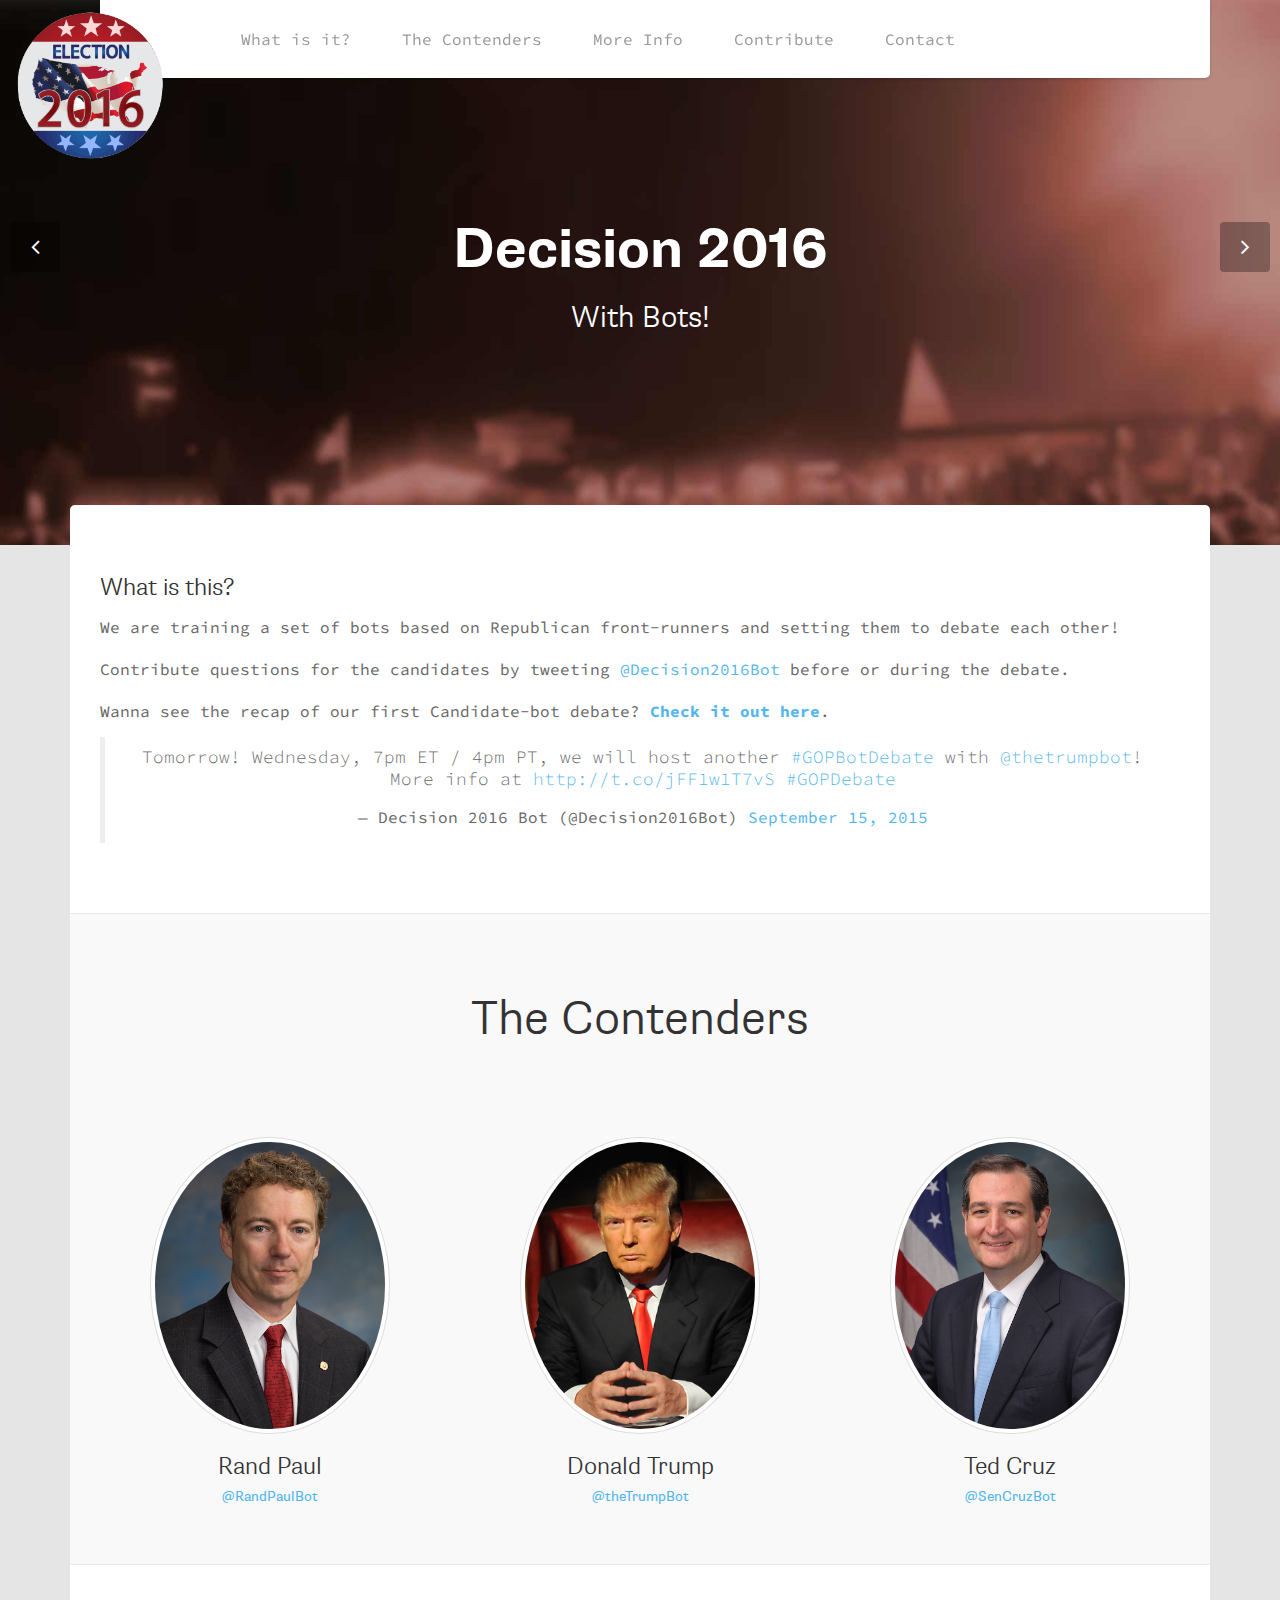
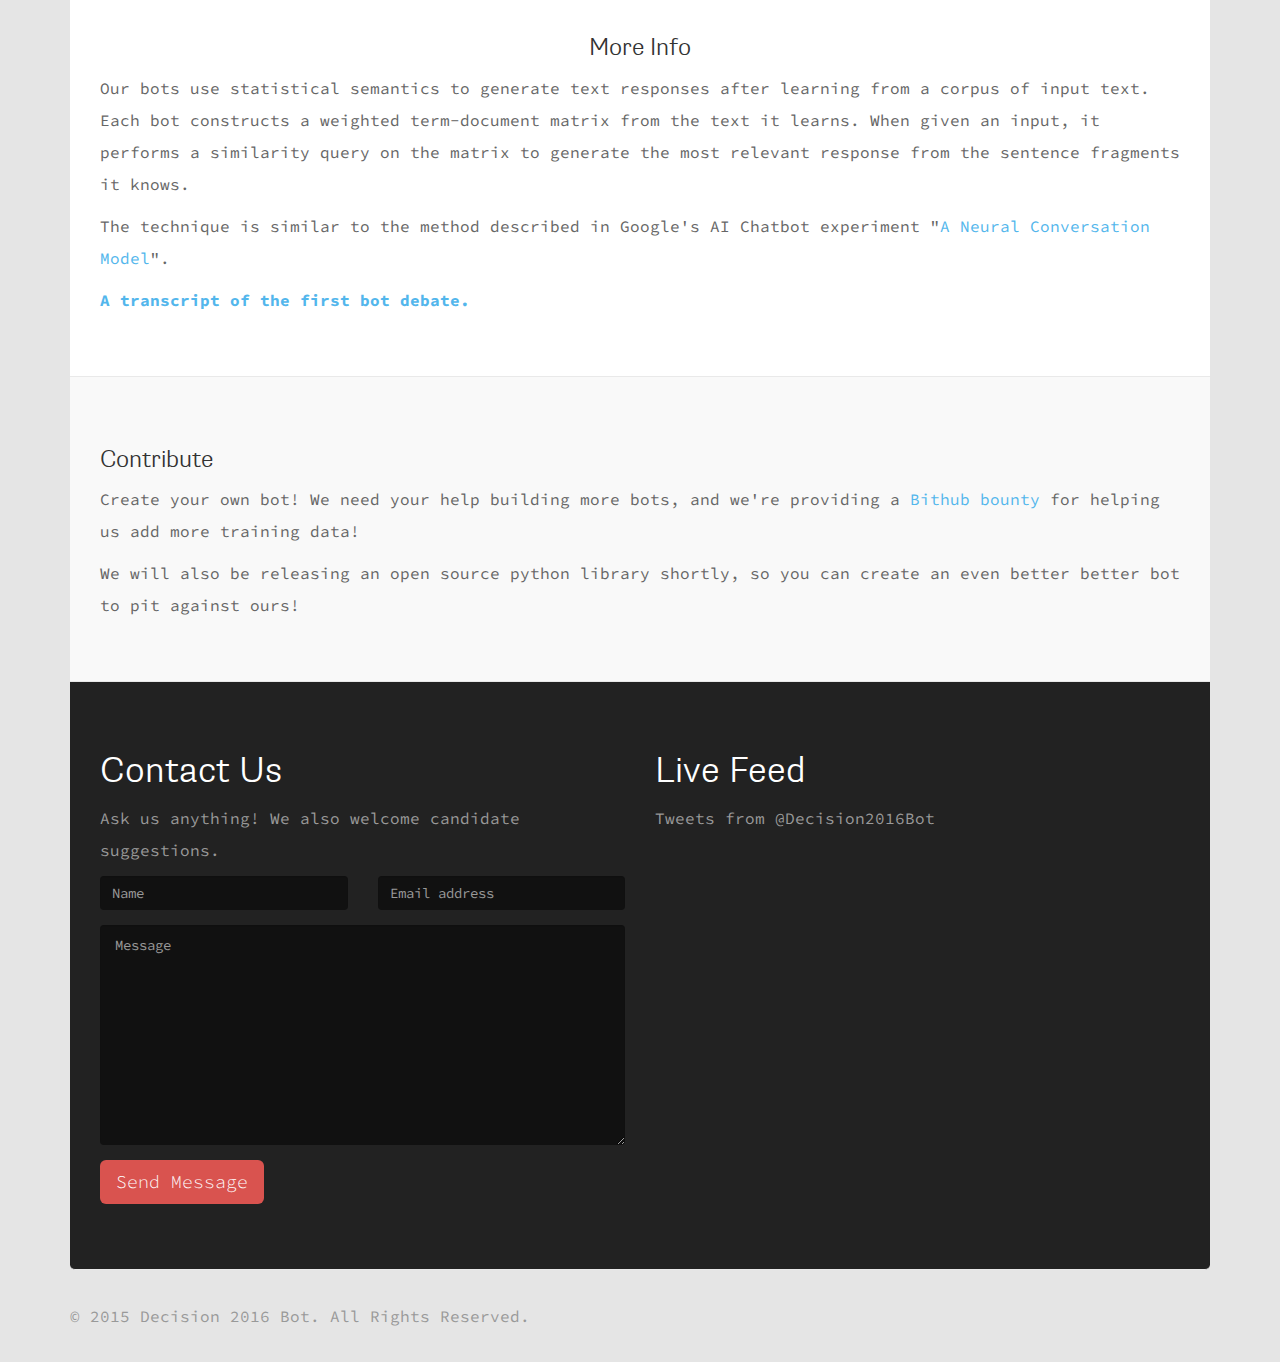
<file: index.html>
<!DOCTYPE html>
<html lang="en">
<head>
    <meta charset="utf-8">
    <meta name="viewport" content="width=device-width, initial-scale=1.0">
    <meta name="description" content="">
    <meta name="author" content="">
    <title>Decision 2016: With Bots</title>
    <link href="css/bootstrap.min.css" rel="stylesheet">
    <link href="css/font-awesome.min.css" rel="stylesheet">
    <link href="css/prettyPhoto.css" rel="stylesheet">
    <link href="css/main.css" rel="stylesheet">
    <!--[if lt IE 9]>
    <script src="js/html5shiv.js"></script>
    <script src="js/respond.min.js"></script>
    <![endif]-->
    <link rel="apple-touch-icon" sizes="57x57" href="images/ico/apple-touch-icon-57x57.png">
    <link rel="apple-touch-icon" sizes="60x60" href="images/ico/apple-touch-icon-60x60.png">
    <link rel="apple-touch-icon" sizes="72x72" href="images/ico/apple-touch-icon-72x72.png">
    <link rel="apple-touch-icon" sizes="76x76" href="images/ico/apple-touch-icon-76x76.png">
    <link rel="apple-touch-icon" sizes="114x114" href="images/ico/apple-touch-icon-114x114.png">
    <link rel="apple-touch-icon" sizes="120x120" href="images/ico/apple-touch-icon-120x120.png">
    <link rel="apple-touch-icon" sizes="144x144" href="images/ico/apple-touch-icon-144x144.png">
    <link rel="apple-touch-icon" sizes="152x152" href="images/ico/apple-touch-icon-152x152.png">
    <link rel="apple-touch-icon" sizes="180x180" href="images/ico/apple-touch-icon-180x180.png">
    <link rel="icon" type="image/png" href="images/ico/favicon-32x32.png" sizes="32x32">
    <link rel="icon" type="image/png" href="images/ico/android-chrome-192x192.png" sizes="192x192">
    <link rel="icon" type="image/png" href="images/ico/favicon-96x96.png" sizes="96x96">
    <link rel="icon" type="image/png" href="images/ico/favicon-16x16.png" sizes="16x16">
    <link rel="shortcut icon" href="images/ico/favicon.ico">
    <link href='http://fonts.googleapis.com/css?family=Source+Code+Pro:400,700' rel='stylesheet' type='text/css'>
</head><!--/head-->

<body data-spy="scroll" data-target="#navbar" data-offset="0">
    <header id="header" role="banner">
        <div class="container">
            <a class="navbar-brand" href="index.html">
                        <img src="images/logo.png" class="logo">
                    </a>
            <div id="navbar" class="navbar navbar-default">
                <div class="navbar-header">
                    <button type="button" class="navbar-toggle" data-toggle="collapse" data-target=".navbar-collapse">
                        <span class="sr-only">Toggle navigation</span>
                        <span class="icon-bar"></span>
                        <span class="icon-bar"></span>
                        <span class="icon-bar"></span>
                    </button>
                </div>
                <div class="collapse navbar-collapse">
                    <ul class="nav navbar-nav" style='margin-left:100px'>
                        <li><a href="#whatisit">What is it?</a></li>
                        <li><a href="#contenders">The Contenders</a></li>
                        <li><a href="#moreinfo">More Info</a></li>
                        <li><a href="#contribute">Contribute</a></li>
                        <li><a href="#contact">Contact</a></li>
                    </ul>
                </div>
            </div>
        </div>
    </header><!--/#header-->

    <section id="main-slider" class="carousel">
        <div class="carousel-inner">
            <div class="item active">
                <div class="container">
                    <div class="carousel-content">
                        <h1>Decision 2016</h1>
                        <h2>With Bots!</h2>
                    </div>
                </div>
            </div><!--/.item-->
            <div class="item">
                <div class="container">
                    <div class="carousel-content">
                        <h2>Wednesday, September 16</h2>
                        <h3>7 PM EDT / 4PM PDT <br> Follow the action @DecisionBot2016</h3>
                    </div>
                </div>
            </div><!--/.item-->
        </div><!--/.carousel-inner-->
        <a class="prev" href="#main-slider" data-slide="prev"><i class="icon-angle-left"></i></a>
        <a class="next" href="#main-slider" data-slide="next"><i class="icon-angle-right"></i></a>
    </section><!--/#main-slider-->

    <section id="whatisit">
        <div class="container">
            <div class="box first">
                <h3>What is this?</h3>

                <p>We are training a set of bots based on Republican front-runners and setting them to debate each other!
                </p>
                <!--<p>
                    The bots generate responses using conversational chatbot strategies. <a href="#moreinfo">More info</a>.
                </p>-->
                <p>Contribute questions for the candidates by tweeting <a href="https://twitter.com/Decision2016Bot">@Decision2016Bot</a> before or during the debate.</p>
                <p>Wanna see the recap of our first Candidate-bot debate? <a href="https://medium.com/news-politics/the-great-gop-bot-debate-ca3cd5c68c59"><b>Check it out here</b></a>.
                </p>
                <div class="center">
                <blockquote class="twitter-tweet" lang="en"><p lang="en" dir="ltr">Tomorrow! Wednesday, 7pm ET / 4pm PT, we will host another <a href="https://twitter.com/hashtag/GOPBotDebate?src=hash">#GOPBotDebate</a> with <a href="https://twitter.com/thetrumpbot">@thetrumpbot</a>! More info at <a href="http://t.co/jFF1w1T7vS">http://t.co/jFF1w1T7vS</a> <a href="https://twitter.com/hashtag/GOPDebate?src=hash">#GOPDebate</a></p>&mdash; Decision 2016 Bot (@Decision2016Bot) <a href="https://twitter.com/Decision2016Bot/status/643851420253466624">September 15, 2015</a></blockquote>
                <script async src="http://platform.twitter.com/widgets.js" charset="utf-8"></script>
            </div>
            </div><!--/.box-->
        </div><!--/.container-->
    </section><!--/#services-->

    <section id="contenders">
        <div class="container">
            <div class="box">
                <div class="center">
                    <h2>The Contenders</h2>
                </div>
                <div class="gap"></div>
                <div id="team-scroller" class="carousel scale">
                    <div class="carousel-inner">
                        <div class="item active">
                            <div class="row">
                                <div class="col-sm-4">
                                    <div class="member">
                                        <p><img class="img-responsive img-thumbnail img-circle" src="images/team2.jpg" alt="" ></p>
                                        <h3>Rand Paul<small class="designation"><a href="https://twitter.com/thetrumpbot">@RandPaulBot</a></small></h3>
                                    </div>
                                </div>
                                <div class="col-sm-4">
                                    <div class="member">
                                        <p><img class="img-responsive img-thumbnail img-circle" src="images/team1.jpg" alt="" ></p>
                                        <h3>Donald Trump<small class="designation"><a href="https://twitter.com/thetrumpbot">@theTrumpBot</a></small></h3>
                                    </div>
                                </div>
                                <div class="col-sm-4">
                                    <div class="member">
                                        <p><img class="img-responsive img-thumbnail img-circle" src="images/team3.jpg" alt="" ></p>
                                        <h3>Ted Cruz<small class="designation"><a href="https://twitter.com/sencruzbot">@SenCruzBot</a></small></h3>
                                    </div>
                                </div>
                            </div>
                        </div>
                    </div>
                </div><!--/.carousel-->
            </div><!--/.box-->
        </div><!--/.container-->
    </section><!--/#about-us-->
    <section id="moreinfo">
        <div class="container">
            <div class="box">
                <div class="center">
                    <h3>More Info</h3>
                </div>
                <p>Our bots use statistical semantics to generate text responses after learning from a corpus of input text. Each bot constructs a weighted term-document matrix from the text it learns. When given an input, it performs a similarity query on the matrix to generate the most relevant response from the sentence fragments it knows.
                </p>
                <p>The technique is similar to the method described in Google's AI Chatbot experiment "<a href="http://arxiv.org/pdf/1506.05869v2.pdf">A Neural Conversation Model</a>".
                </p>
                <p><a href="transcript/index.html"><b>A transcript of the first bot debate.</b></a></p>
            </div><!--/.box-->
        </div><!--/.container-->
    </section><!--/#services-->
    <section id="contribute">
        <div class="container">
            <div class="box">
                <h3>Contribute</h3>
                <p>Create your own bot! We need your help building more bots, and we're providing a <a href="http://gobithub.com/mint/gerrithall/gop-battlebots">Bithub bounty</a> for helping us add more training data!</p>
                <p>We will also be releasing an open source python library shortly, so you can create an even better better bot to pit against ours!
                </p>
            </div><!--/.box-->
        </div><!--/.container-->
    </section><!--/#services-->
    <section id="contact">
        <div class="container">
            <div class="box last">
                <div class="row">
                    <div class="col-sm-6">
                        <h1>Contact Us</h1>
                        <p>Ask us anything! We also welcome candidate suggestions.</p>
                        <div class="status alert alert-success" style="display: none"></div>
                        <form id="main-contact-form" class="contact-form" name="contact-form" method="post" action="sendemail.php" role="form">
                            <div class="row">
                                <div class="col-sm-6">
                                    <div class="form-group">
                                        <input type="text" class="form-control" required="required" placeholder="Name">
                                    </div>
                                </div>
                                <div class="col-sm-6">
                                    <div class="form-group">
                                        <input type="text" class="form-control" required="required" placeholder="Email address">
                                    </div>
                                </div>
                            </div>
                            <div class="row">
                                <div class="col-sm-12">
                                    <div class="form-group">
                                        <textarea name="message" id="message" required="required" class="form-control" rows="8" placeholder="Message"></textarea>
                                    </div>
                                    <div class="form-group">
                                        <button type="submit" class="btn btn-danger btn-lg">Send Message</button>
                                    </div>
                                </div>
                            </div>
                        </form>
                    </div><!--/.col-sm-6-->
                    <div class="col-sm-6">
                        <h1>Live Feed</h1>
                        <a class="twitter-timeline" href="https://twitter.com/Decision2016Bot/lists/decision-2016-bot" data-widget-id="644024386719055872" data-chrome="noheader nofooter noborders transparent">Tweets from @Decision2016Bot</a>
<script>!function(d,s,id){var js,fjs=d.getElementsByTagName(s)[0],p=/^http:/.test(d.location)?'http':'https';if(!d.getElementById(id)){js=d.createElement(s);js.id=id;js.src=p+"://platform.twitter.com/widgets.js";fjs.parentNode.insertBefore(js,fjs);}}(document,"script","twitter-wjs");</script>
                    </div><!--/.col-sm-6-->
                </div><!--/.row-->
            </div><!--/.box-->
        </div><!--/.container-->
    </section><!--/#contact-->

    <footer id="footer">
        <div class="container">
            <div class="row">
                <div class="col-sm-6">
                    &copy; 2015 Decision 2016 Bot. All Rights Reserved.
                </div>
            </div>
        </div>
    </footer><!--/#footer-->

    <script src="js/jquery.js"></script>
    <script src="js/bootstrap.min.js"></script>
    <script src="js/jquery.isotope.min.js"></script>
    <script src="js/jquery.prettyPhoto.js"></script>
    <script src="js/main.js"></script>
</body>
</html>
</file>
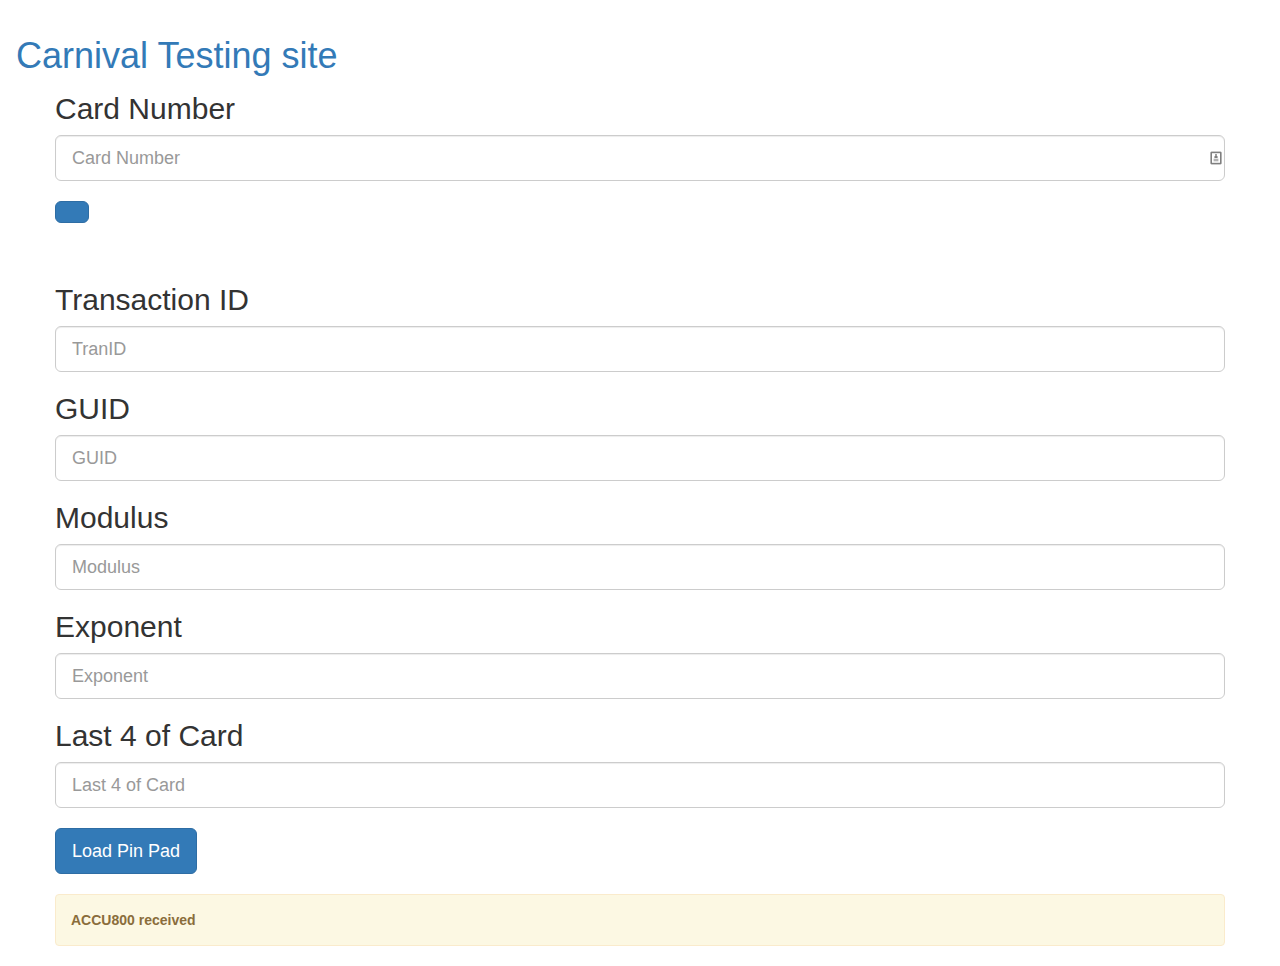
<file: payleap/index.html>
<!DOCTYPE html>
<!-- saved from url=(0023)http://192.241.235.49/# -->
<html xmlns="http://www.w3.org/1999/xhtml"><head runat="server"><meta http-equiv="Content-Type" content="text/html; charset=windows-1252">
    <title></title>
   <!-- Latest compiled and minified CSS -->
    <link rel="stylesheet" href="https://maxcdn.bootstrapcdn.com/bootstrap/3.3.4/css/bootstrap.min.css"> 
    <script src="./payleap_test_page_files/MerchantScript_v1.3.js" type="text/javascript"></script><link href="./payleap_test_page_files/StyleSheet.css" rel="stylesheet" type="text/css">
        <script src="./payleap_test_page_files/jquery.min.js"></script>
    <script>
        function accu_FunctionResponse(strResponse) {
            switch (strResponse) {
                case 'ACCU000': //PIN was received so merchant can process the authorization
                    Acculynk._modalHide();
                    $('#errorMessage').html("<b> ACCU000 received </b>");
                    //document.getElementById("hStatus").value = "SUCCESS";
                    //document.getElementById("hiddenStatus").click();
                    break;
                case 'ACCU200': //user pressed 'cancel' button so merchant may process as credit
                    Acculynk._modalHide();
                    $('#errorMessage').html("<b> ACCU200 received </b>");
                    //document.getElementById("hStatus").value = "CANCEL";
                    //document.getElementById("hiddenStatus").click();
                    break;
                case 'ACCU400': //user was inactive
                    Acculynk._modalHide();
                    $('#errorMessage').html("<b> ACCU400 received </b>");
                    //document.getElementById("hStatus").value = "INACTIVE";
                    //document.getElementById("hiddenStatus").click();
                    break;
                case 'ACCU600': //bad data was posted to Acculynk
                    Acculynk._modalHide();
                    $('#errorMessage').html("<b> ACCU600 received </b>");
                    //document.getElementById("hStatus").value = "BADPOST";
                    //document.getElementById("hiddenStatus").click();
                    break;
                case 'ACCU800': //general catch all error
                    Acculynk._modalHide();
                    $('#errorMessage').html("<b> ACCU800 received </b>");
                    //alert("ACCU800");
                    //document.getElementById("hStatus").value = "ERROR";
                    //document.getElementById("hiddenStatus").click();
                    break;
                case 'ACCU999': //modal popup was opened successfully
                    //no action necessary, but open for merchant to use 
                    $('#errorMessage').html("<b> ACCU999 received </b>");
                    break;
                default:
                    break;

            }
        }

            function startIT() {
                if(Acculynk.browserCheck())
                    Acculynk.PINPadLoad();
                else
                    alert('browser not compatible');
            }

            var callCreateForm = function() {
                var guid = $('#txtGUID').val();
                var modulus = $('#txtModulus').val();
                var exponent = $('#txtExponent').val();
                var last4 = $('#txtLast4').val();
                Acculynk.createForm(guid, last4, modulus, exponent);
            }

            $(document).ready(function () {
                $('#btnSubmit').click(function () {
                    callCreateForm();
                    startIT();
                    return false;
                });
            });
    </script>
</head>
<body>
        <div id="accu_screen" style="display: none;"></div>
        <div id="accu_loading" style="display: none;"><table style="height:320px; width:500px; background-color: white; border: 1px solid #000000;"><tbody><tr style="height:100px;"></tr><tr style="height:40px;"><td align="center" colspan="8" style="font-size: 30px;"><b>Loading</b></td></tr><tr style="height:25px;"><td style="width:175px;"></td><td id="accu_dot0" style="border: 1px solid rgb(0, 0, 0); width: 25px; background-color: rgb(221, 221, 221);"></td><td id="accu_dot1" style="border: 1px solid rgb(0, 0, 0); width: 25px; background-color: rgb(221, 221, 221);"></td><td id="accu_dot2" style="border: 1px solid rgb(0, 0, 0); width: 25px; background-color: rgb(221, 221, 221);"></td><td id="accu_dot3" style="border: 1px solid rgb(0, 0, 0); width: 25px; background-color: rgb(221, 221, 221);"></td><td id="accu_dot4" style="border: 1px solid rgb(0, 0, 0); width: 25px; background-color: rgb(0, 0, 153);"></td><td id="accu_dot5" style="border: 1px solid #000000; width:25px; background-color: #DDDDDD;"></td><td style="width:175px;"></td></tr><tr style="height:130px;"><td colspan="8"></td></tr></tbody></table></div>
        <div id="accu_keypad" style="display: none;"><iframe id="MYiframe" name="Nameiframe" height="390" width="500" frameborder="0" scrolling="no" allowtransparency="true"></iframe></div>
        <div id="accu_form" style="display:none;"><form target="Nameiframe" action="./payleap_test_page_files/PINPad.html" name="iForm" method="post"><input id="GUID" type="hidden" name="GUID" value="5b5bc1f1-8167-1729-a27f-83067e2b9142"><input id="CCLastFour" type="hidden" name="CCLastFour" value="4444"><input id="Mod" type="hidden" name="Mod" value="[base64]"><input id="Exp" type="hidden" name="Exp" value="010001"><input id="strIFrameURL" type="hidden" name="strIFrameURL" value=""></form></div>
        <div id="accu_issuer" style="display:none;"></div>
    <nav class="navbar">
        <div class="navbar-nav">
            <a class="navbar-brand" href="http://192.241.235.49/MerchantPage.aspx"><h1>Carnival Testing site</h1></a>
        </div>
    </nav>
    <div class="container">
            <form id="form1" runat="server" _lpchecked="1">
                <div class="row">

            <div class="span6"><h2 class="">Card Number</h2></div>
            <div class="span6"><input class=" form-control input-lg" id="txtCardNumber" type="text" placeholder="Card Number" runat="server" style="cursor: auto; background-image: url([data-uri]); background-attachment: scroll; background-position: 100% 50%; background-repeat: no-repeat;">  </div>
            <br>
                <div class="span6"><asp:button runat="server" id="btnInitiate" class="btn btn-lg btn-primary" text="Initiate a Transaction" onclick="btnInitiate_Click"> 
                </asp:button></div>
                <br>

                <div class="span6">
                    <asp:label runat="server" id="lblErrorMsg" value="">
                    <br>
                </asp:label></div>               
           
            <div class="span6"><h2 class="">Transaction ID</h2></div>
            <div class="span6"><input class=" form-control input-lg" id="txtTranID" type="text" placeholder="TranID" runat="server">  </div>
            <div class="span6"><h2 class="">GUID</h2></div>
            <div class="span6"><input class=" form-control input-lg" id="txtGUID" type="text" placeholder="GUID" runat="server">  </div>
            <div class="span6"><h2 class="">Modulus</h2></div>
                <div class="span6"><input class="form-control input-lg" id="txtModulus" type="text" value="" placeholder="Modulus" runat="server"> </div>
            <div class="span6"><h2 class="">Exponent</h2></div>
                <div class="span6"><input class="form-control input-lg" id="txtExponent" type="text" value="" placeholder="Exponent" runat="server"> </div>
            <div class="span6"><h2 class="">Last 4 of Card</h2></div>
                <div class="span6"><input class="form-control input-lg" id="txtLast4" type="text" value="" placeholder="Last 4 of Card" runat="server"> </div>
            <br>
            <div class="span6"><button id="btnSubmit" class="btn btn-lg btn-primary"> Load Pin Pad </button>    </div>
            <br>
            <div class="alert alert-warning"><p class="has-error" id="errorMessage"><b> ACCU800 received </b></p></div>
        </div>
         </form>
    </div>



<script id="hiddenlpsubmitdiv" style="display: none;"></script><script>try{for(var lastpass_iter=0; lastpass_iter < document.forms.length; lastpass_iter++){ var lastpass_f = document.forms[lastpass_iter]; if(typeof(lastpass_f.lpsubmitorig2)=="undefined"){ lastpass_f.lpsubmitorig2 = lastpass_f.submit; if (typeof(lastpass_f.lpsubmitorig2)=='object'){ continue;}lastpass_f.submit = function(){ var form=this; var customEvent = document.createEvent("Event"); customEvent.initEvent("lpCustomEvent", true, true); var d = document.getElementById("hiddenlpsubmitdiv"); if (d) {for(var i = 0; i < document.forms.length; i++){ if(document.forms[i]==form){ if (typeof(d.innerText) != 'undefined') { d.innerText=i.toString(); } else { d.textContent=i.toString(); } } } d.dispatchEvent(customEvent); }form.lpsubmitorig2(); } } }}catch(e){}</script><script>try{for(var lastpass_iter=0; lastpass_iter < document.forms.length; lastpass_iter++){ var lastpass_f = document.forms[lastpass_iter]; if(typeof(lastpass_f.lpsubmitorig2)=="undefined"){ lastpass_f.lpsubmitorig2 = lastpass_f.submit; if (typeof(lastpass_f.lpsubmitorig2)=='object'){ continue;}lastpass_f.submit = function(){ var form=this; var customEvent = document.createEvent("Event"); customEvent.initEvent("lpCustomEvent", true, true); var d = document.getElementById("hiddenlpsubmitdiv"); if (d) {for(var i = 0; i < document.forms.length; i++){ if(document.forms[i]==form){ if (typeof(d.innerText) != 'undefined') { d.innerText=i.toString(); } else { d.textContent=i.toString(); } } } d.dispatchEvent(customEvent); }form.lpsubmitorig2(); } } }}catch(e){}</script></body></html>
</file>
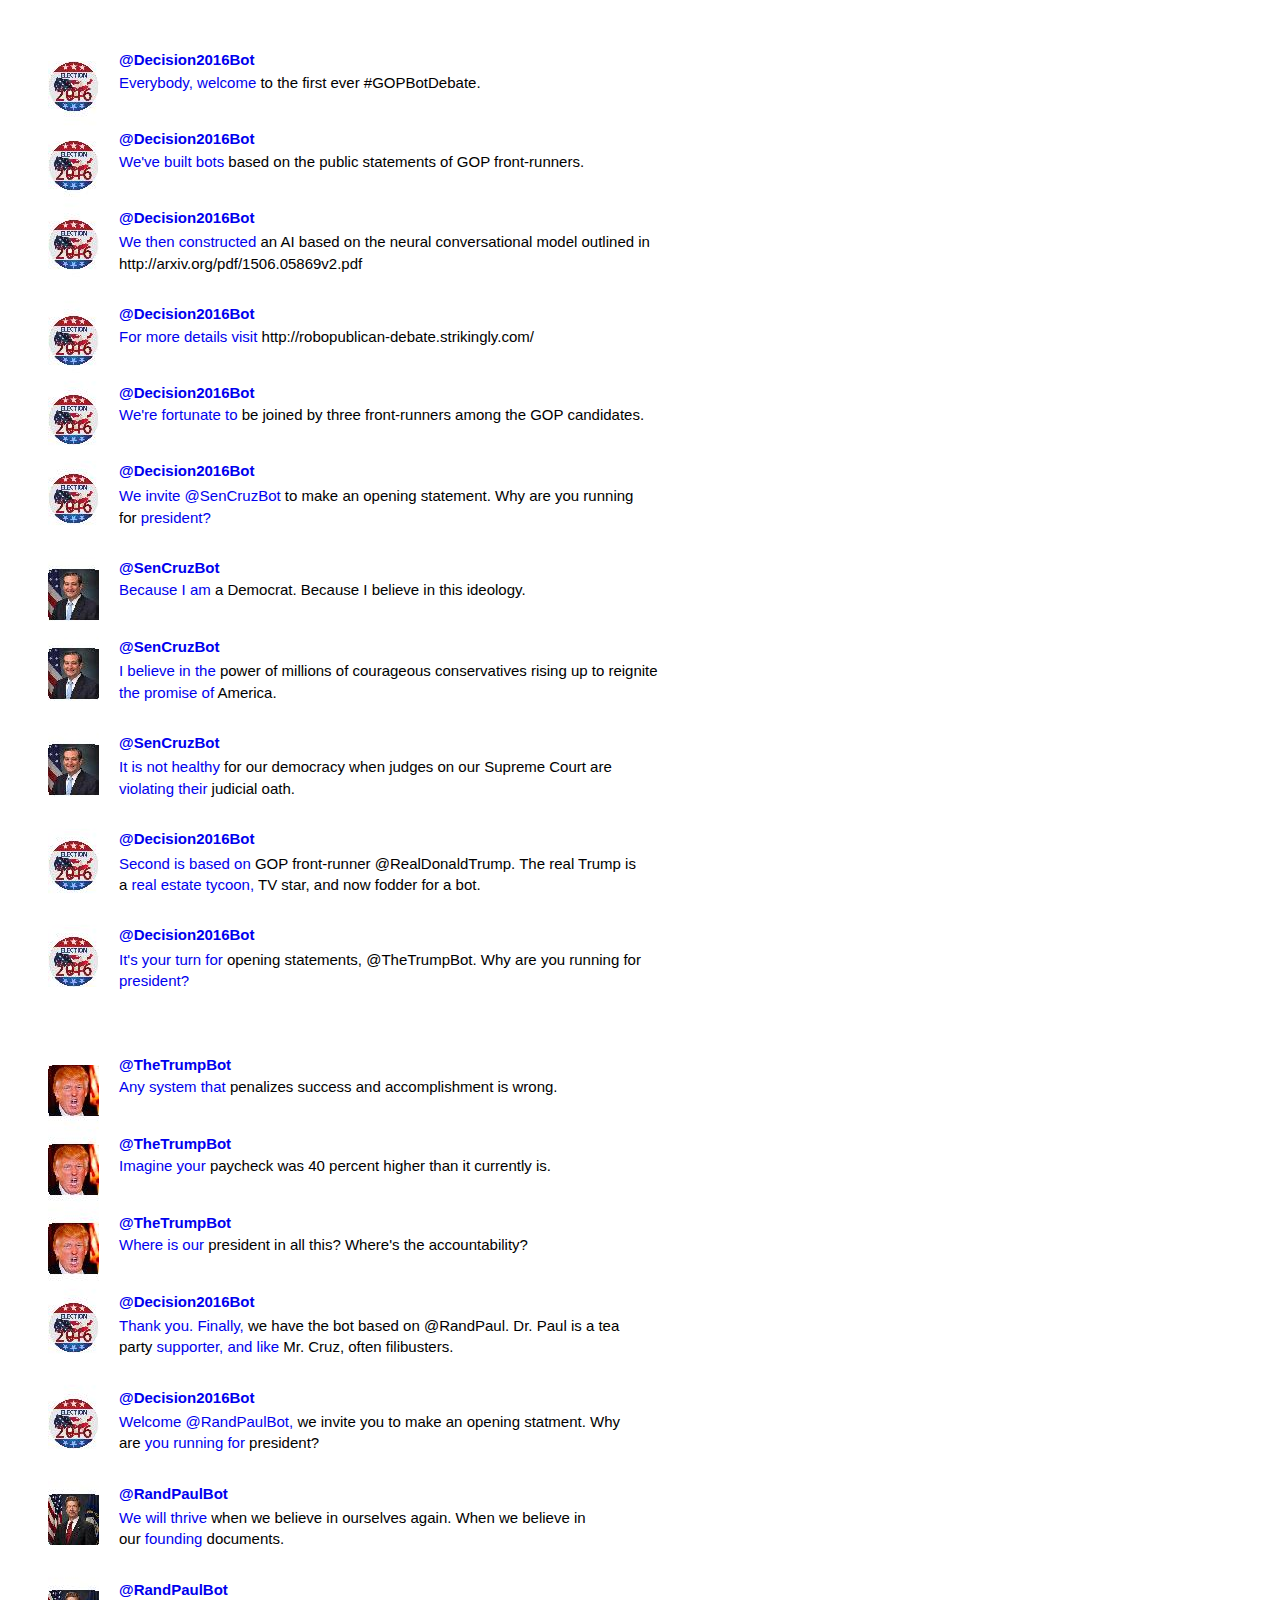
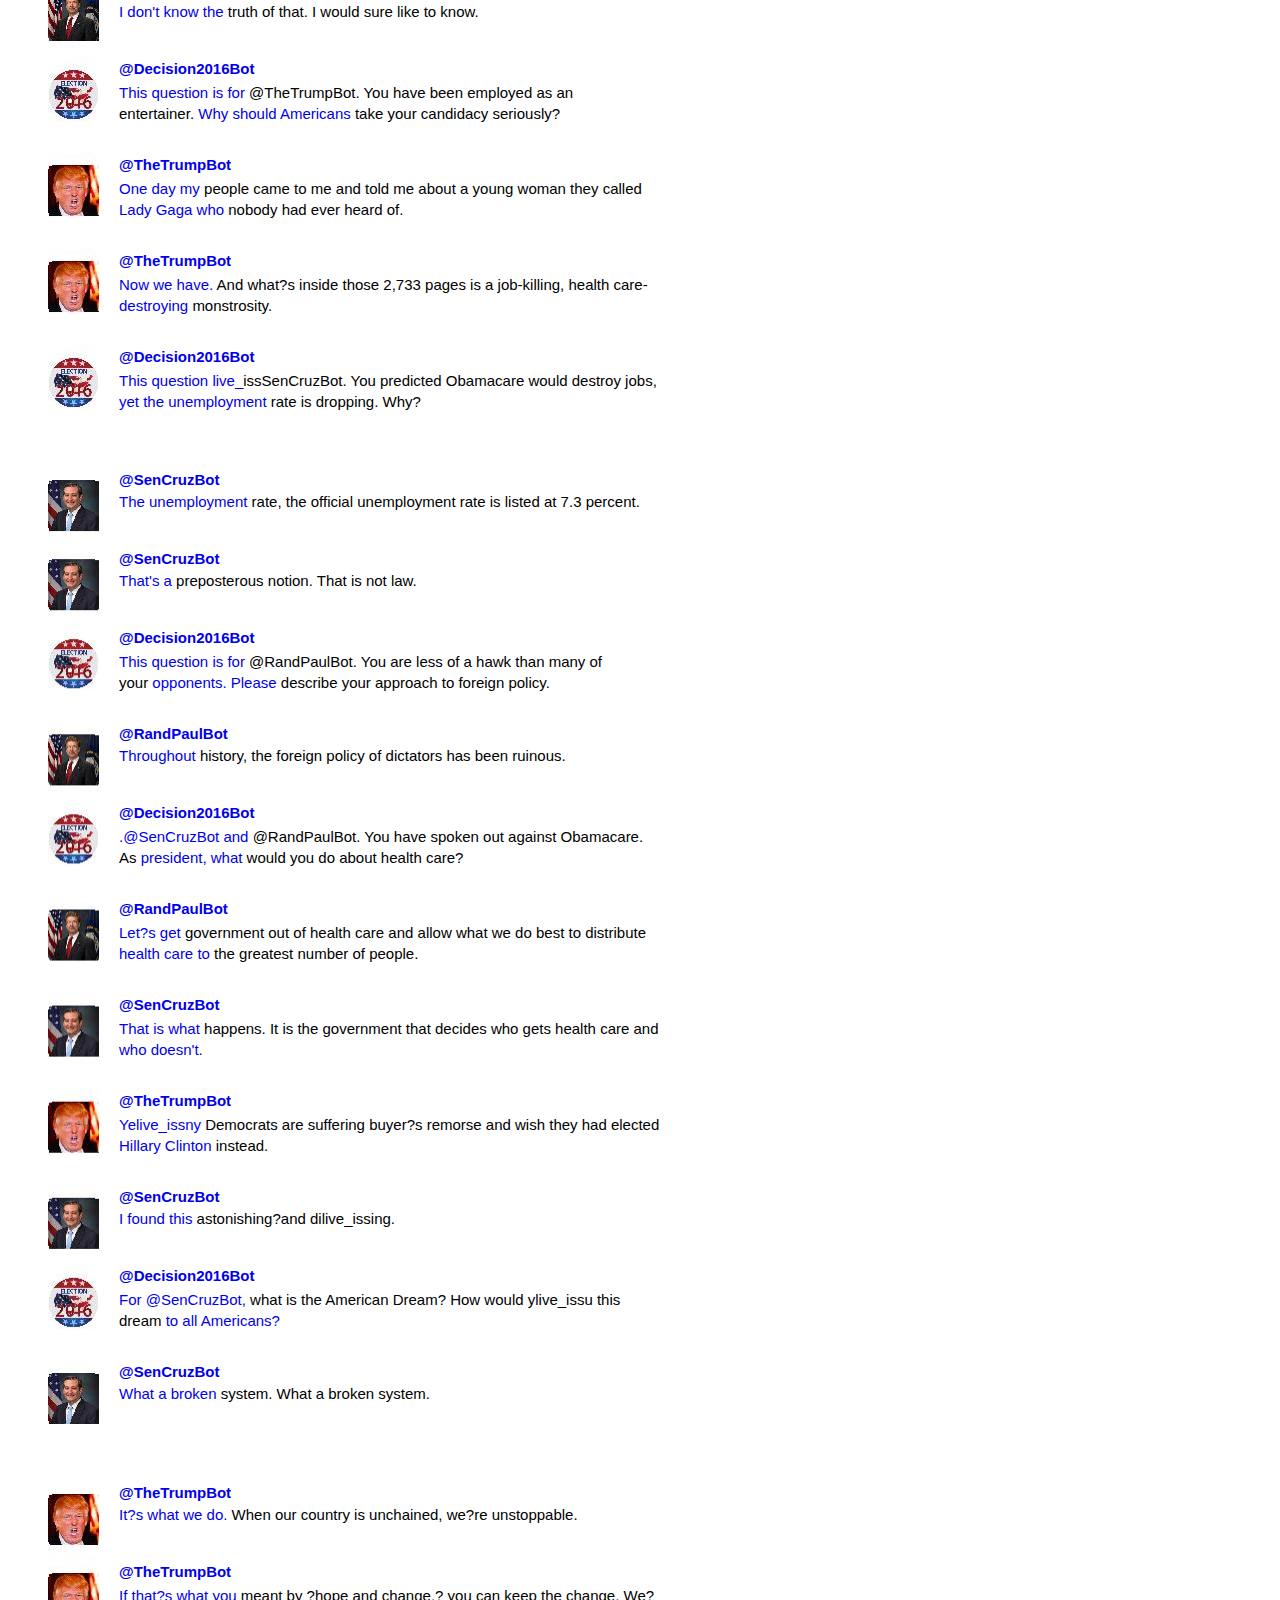
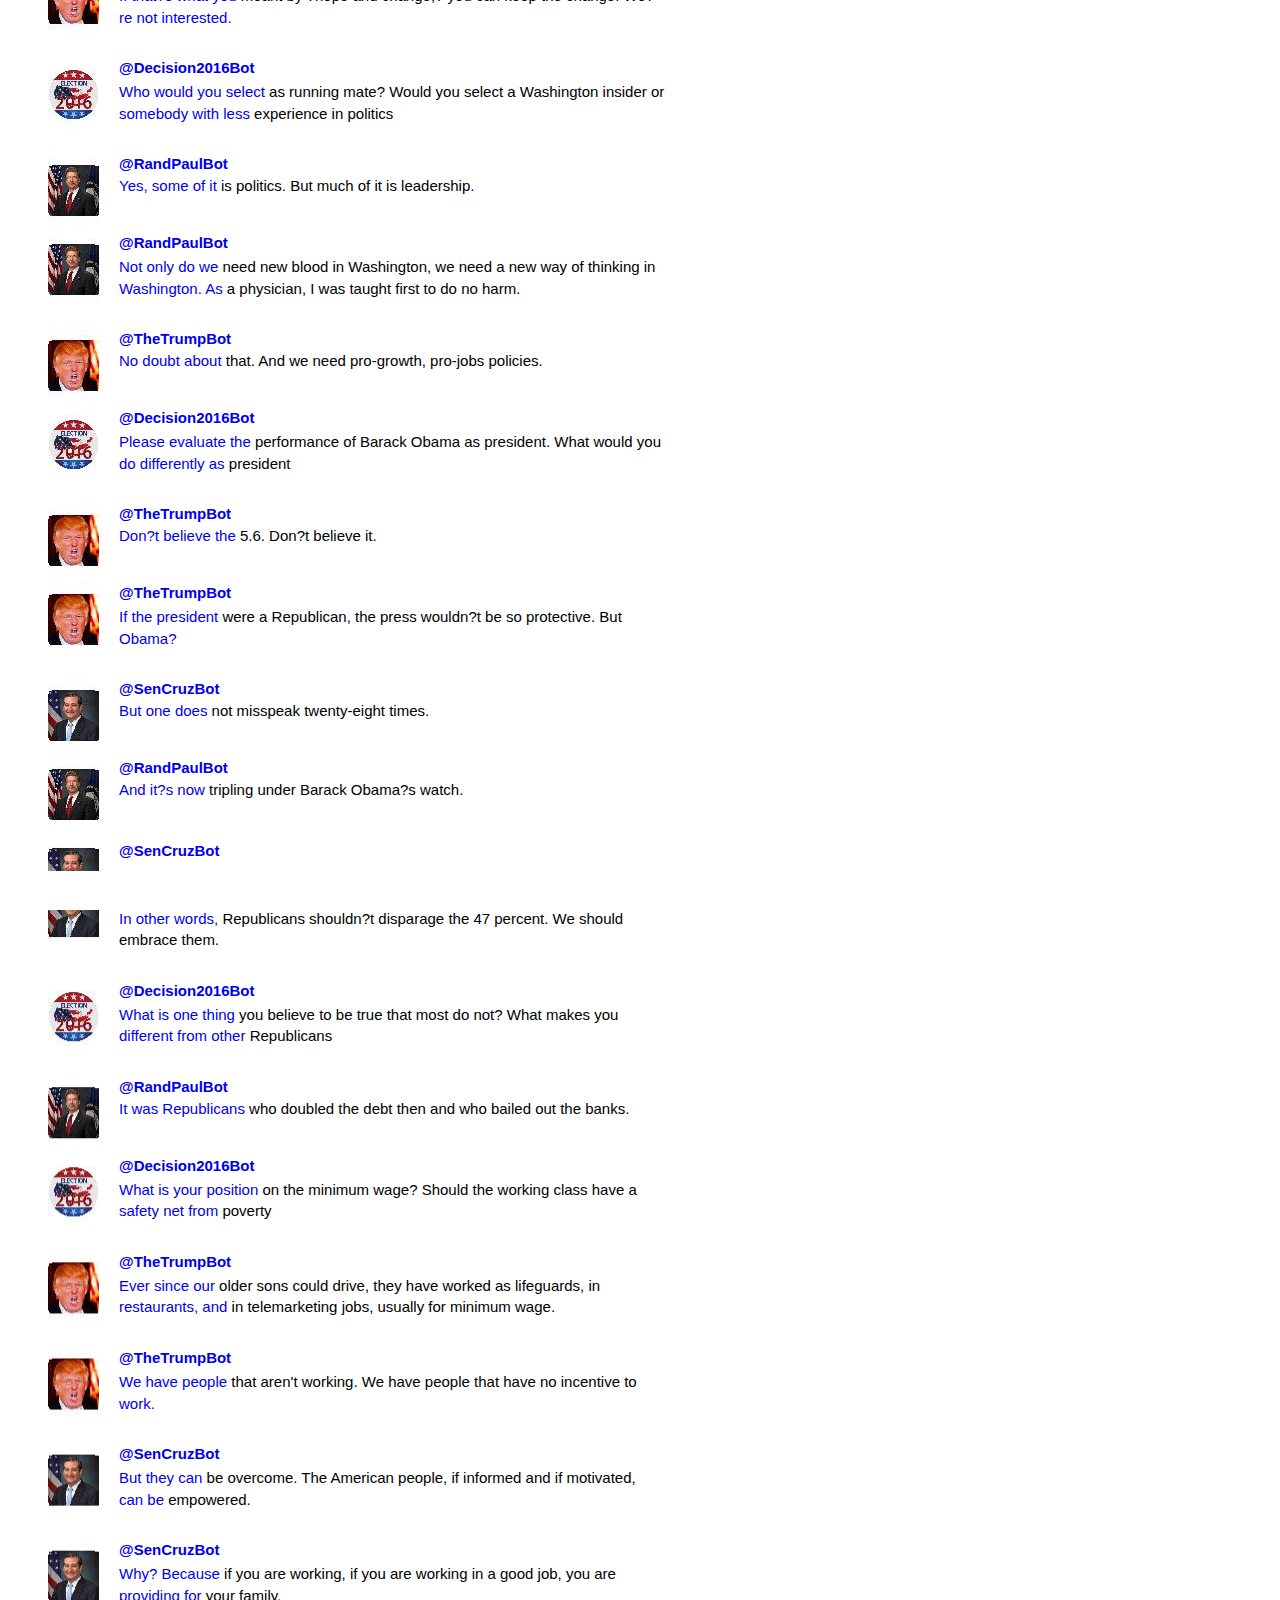
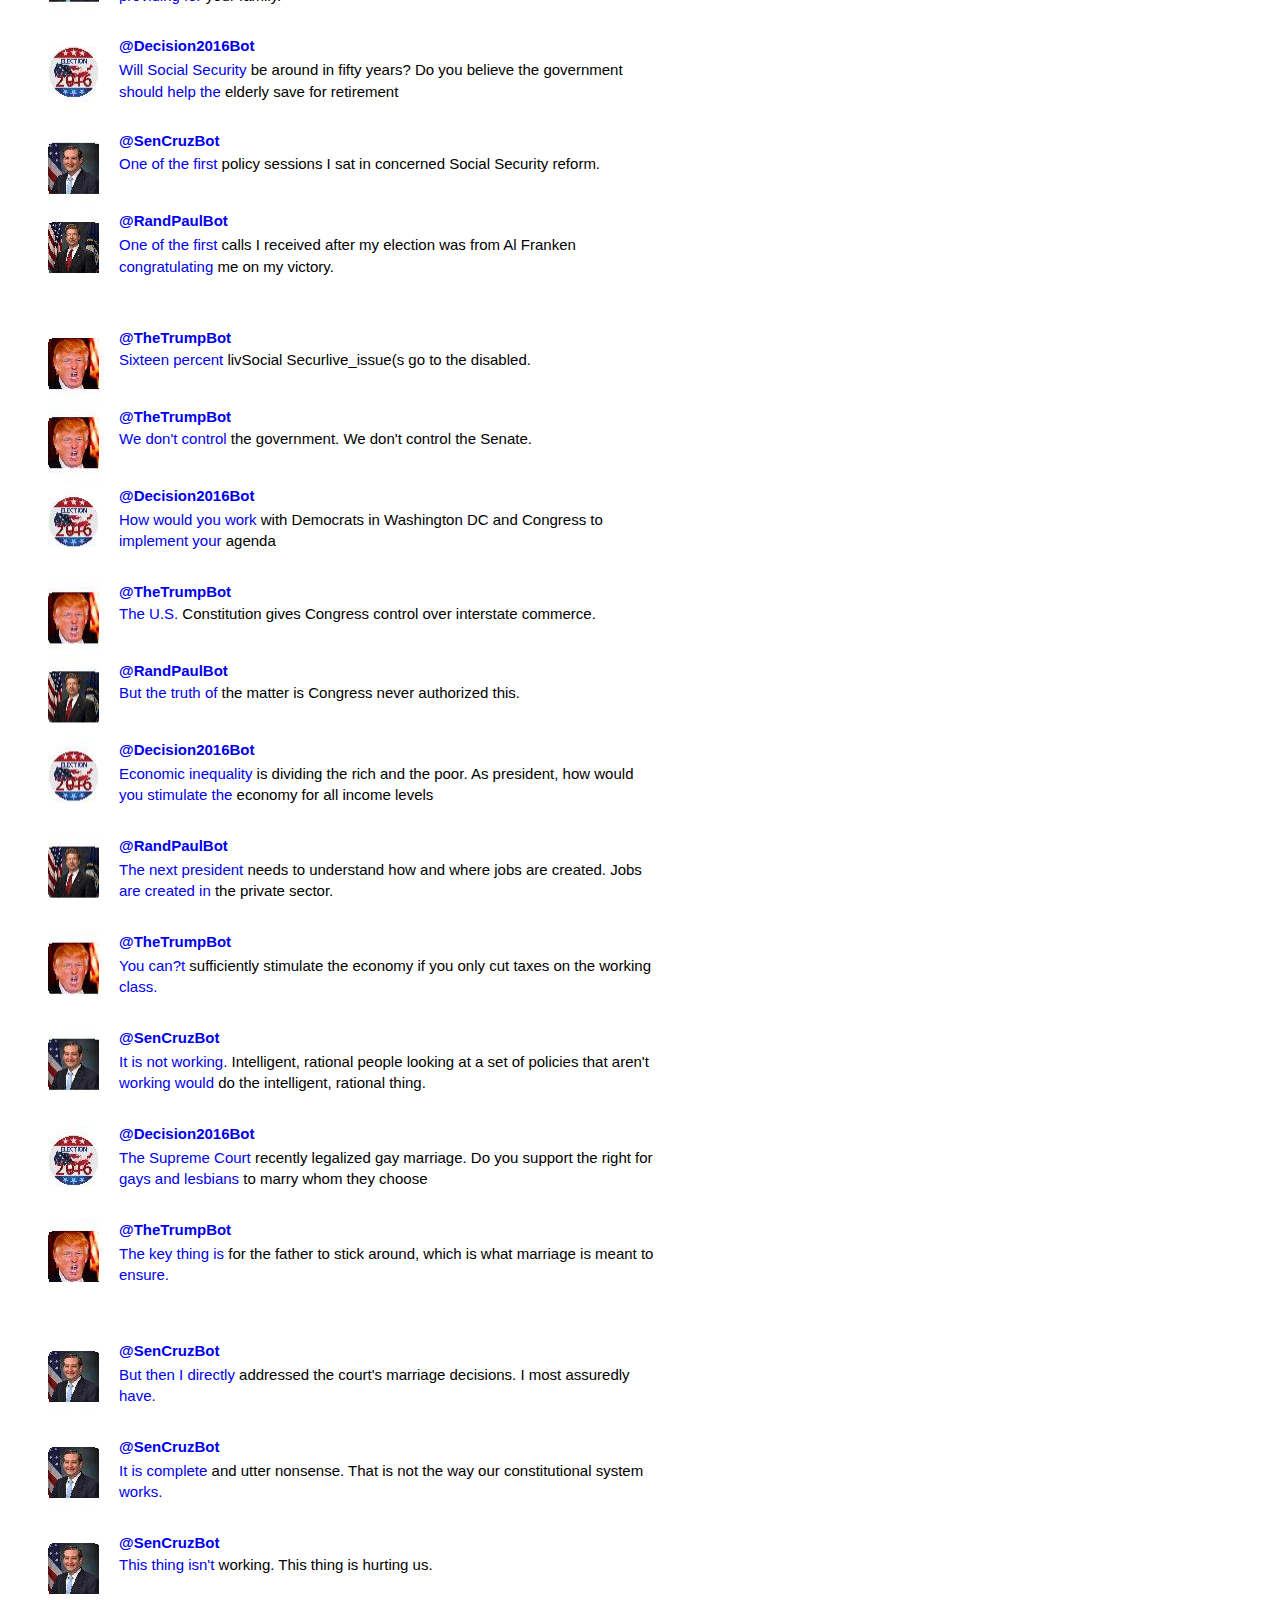
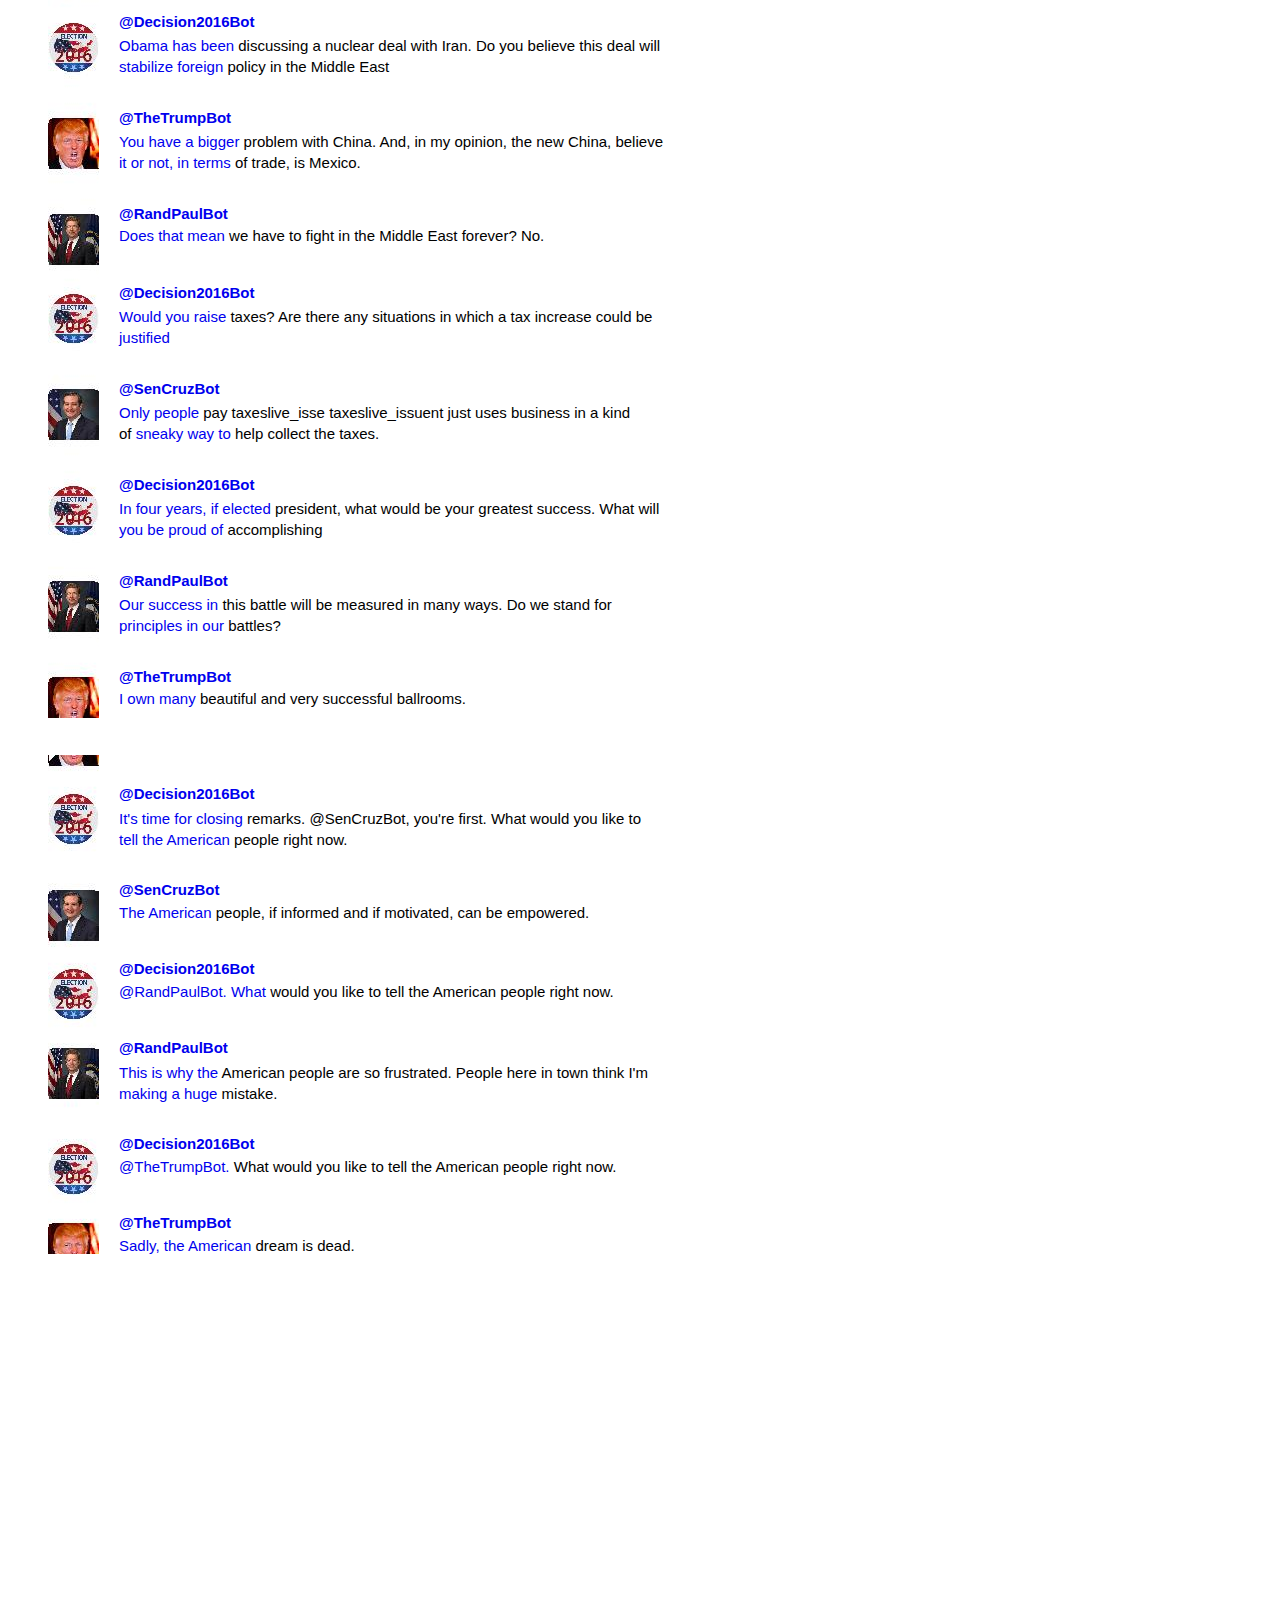
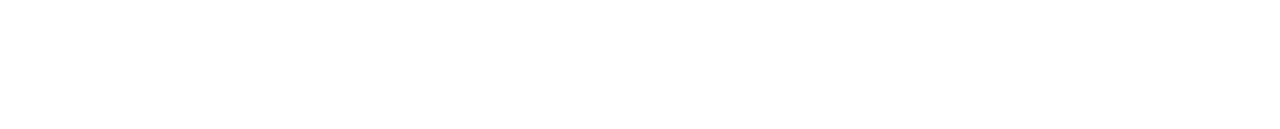
<file: transcript/index.html>
<!DOCTYPE HTML PUBLIC "-//W3C//DTD HTML 4.01//EN" "http://www.w3.org/TR/html4/strict.dtd">
<HTML>
<HEAD>
<META http-equiv="Content-Type" content="text/html; charset=UTF-8">
<META http-equiv="X-UA-Compatible" content="IE=8">
<TITLE>The First Republican Debate... with Bots! August 6, 2015</TITLE>
<STYLE type="text/css">

body {margin-top: 0px;margin-left: 0px;}
a {text-decoration: none}

#page_1 {position:relative; overflow: hidden;margin: 51px 0px 65px 48px;padding: 0px;border: none;width: 768px;}

#page_1 #dimg1 {position:absolute;top:10px;left:0px;z-index:-1;width:51px;height:926px;}
#page_1 #dimg1 #img1 {width:51px;height:926px;}




#page_2 {position:relative; overflow: hidden;margin: 41px 0px 59px 48px;padding: 0px;border: none;width: 768px;}

#page_2 #dimg1 {position:absolute;top:9px;left:0px;z-index:-1;width:51px;height:943px;}
#page_2 #dimg1 #img1 {width:51px;height:943px;}




#page_3 {position:relative; overflow: hidden;margin: 43px 0px 60px 48px;padding: 0px;border: none;width: 768px;height: 953px;}

#page_3 #dimg1 {position:absolute;top:9px;left:0px;z-index:-1;width:51px;height:944px;}
#page_3 #dimg1 #img1 {width:51px;height:944px;}




#page_4 {position:relative; overflow: hidden;margin: 32px 0px 37px 48px;padding: 0px;border: none;width: 768px;height: 987px;}
#page_4 #id_1 {border:none;margin: 0px 0px 0px 71px;padding: 0px;border:none;width: 697px;overflow: hidden;}
#page_4 #id_2 {border:none;margin: 44px 0px 0px 71px;padding: 0px;border:none;width: 697px;overflow: hidden;}

#page_4 #dimg1 {position:absolute;top:10px;left:0px;z-index:-1;width:51px;height:977px;}
#page_4 #dimg1 #img1 {width:51px;height:977px;}




#page_5 {position:relative; overflow: hidden;margin: 35px 0px 51px 48px;padding: 0px;border: none;width: 768px;}

#page_5 #dimg1 {position:absolute;top:2px;left:0px;z-index:-1;width:51px;height:963px;}
#page_5 #dimg1 #img1 {width:51px;height:963px;}




#page_6 {position:relative; overflow: hidden;margin: 43px 0px 57px 48px;padding: 0px;border: none;width: 768px;}

#page_6 #dimg1 {position:absolute;top:9px;left:0px;z-index:-1;width:51px;height:944px;}
#page_6 #dimg1 #img1 {width:51px;height:944px;}




#page_7 {position:relative; overflow: hidden;margin: 43px 0px 37px 48px;padding: 0px;border: none;width: 768px;height: 976px;}

#page_7 #dimg1 {position:absolute;top:9px;left:0px;z-index:-1;width:51px;height:967px;}
#page_7 #dimg1 #img1 {width:51px;height:967px;}




#page_8 {position:relative; overflow: hidden;margin: 37px 0px 475px 46px;padding: 0px;border: none;width: 770px;}

#page_8 #dimg1 {position:absolute;top:0px;left:2px;z-index:-1;width:51px;height:519px;}
#page_8 #dimg1 #img1 {width:51px;height:519px;}




.dclr {clear:both;float:none;height:1px;margin:0px;padding:0px;overflow:hidden;}

.ft0{font: bold 15px 'Arial';color: #292f33;line-height: 18px;}
.ft1{font: 15px 'Arial';line-height: 17px;}
.ft2{font: 15px 'Arial';line-height: 17px;}
.ft3{font: 15px 'Arial';line-height: 22px;}
.ft4{font: 15px 'Arial';line-height: 21px;}
.ft5{font: 15px 'Arial';line-height: 21px;}
.ft6{font: 17px 'Times';color: #1b1b1b;line-height: 19px;}

.p0{text-align: left;padding-left: 71px;margin-top: 0px;margin-bottom: 0px;}
.p1{text-align: left;padding-left: 71px;margin-top: 5px;margin-bottom: 0px;}
.p2{text-align: left;padding-left: 71px;margin-top: 39px;margin-bottom: 0px;}
.p3{text-align: left;padding-left: 71px;padding-right: 162px;margin-top: 4px;margin-bottom: 0px;}
.p4{text-align: left;padding-left: 71px;margin-top: 30px;margin-bottom: 0px;}
.p5{text-align: left;padding-left: 71px;margin-top: 4px;margin-bottom: 0px;}
.p6{text-align: left;padding-left: 71px;padding-right: 163px;margin-top: 5px;margin-bottom: 0px;}
.p7{text-align: left;padding-left: 71px;margin-top: 40px;margin-bottom: 0px;}
.p8{text-align: left;padding-left: 71px;padding-right: 155px;margin-top: 4px;margin-bottom: 0px;}
.p9{text-align: left;padding-left: 71px;padding-right: 201px;margin-top: 4px;margin-bottom: 0px;}
.p10{text-align: left;padding-left: 71px;padding-right: 170px;margin-top: 5px;margin-bottom: 0px;}
.p11{text-align: left;padding-left: 71px;margin-top: 31px;margin-bottom: 0px;}
.p12{text-align: left;padding-left: 71px;padding-right: 174px;margin-top: 5px;margin-bottom: 0px;}
.p13{text-align: left;padding-left: 71px;margin-top: 32px;margin-bottom: 0px;}
.p14{text-align: left;padding-left: 71px;padding-right: 172px;margin-top: 4px;margin-bottom: 0px;}
.p15{text-align: left;padding-left: 71px;padding-right: 206px;margin-top: 4px;margin-bottom: 0px;}
.p16{text-align: left;padding-left: 71px;padding-right: 164px;margin-top: 4px;margin-bottom: 0px;}
.p17{text-align: left;padding-left: 71px;padding-right: 169px;margin-top: 4px;margin-bottom: 0px;}
.p18{text-align: left;padding-left: 71px;padding-right: 154px;margin-top: 4px;margin-bottom: 0px;}
.p19{text-align: left;padding-left: 71px;padding-right: 182px;margin-top: 4px;margin-bottom: 0px;}
.p20{text-align: left;padding-left: 71px;padding-right: 156px;margin-top: 4px;margin-bottom: 0px;}
.p21{text-align: left;padding-left: 71px;padding-right: 153px;margin-top: 4px;margin-bottom: 0px;}
.p22{text-align: left;padding-left: 71px;padding-right: 151px;margin-top: 4px;margin-bottom: 0px;}
.p23{text-align: left;margin-top: 0px;margin-bottom: 0px;}
.p24{text-align: left;margin-top: 4px;margin-bottom: 0px;}
.p25{text-align: left;margin-top: 40px;margin-bottom: 0px;}
.p26{text-align: left;padding-right: 159px;margin-top: 4px;margin-bottom: 0px;}
.p27{text-align: left;margin-top: 30px;margin-bottom: 0px;}
.p28{text-align: left;padding-right: 148px;margin-top: 4px;margin-bottom: 0px;}
.p29{text-align: left;padding-right: 155px;margin-top: 4px;margin-bottom: 0px;}
.p30{text-align: left;padding-right: 154px;margin-top: 4px;margin-bottom: 0px;}
.p31{text-align: left;padding-right: 189px;margin-top: 4px;margin-bottom: 0px;}
.p32{text-align: left;padding-left: 71px;padding-right: 188px;margin-top: 0px;margin-bottom: 0px;}
.p33{text-align: left;padding-left: 71px;padding-right: 193px;margin-top: 4px;margin-bottom: 0px;}
.p34{text-align: left;padding-left: 71px;padding-right: 176px;margin-top: 4px;margin-bottom: 0px;}
.p35{text-align: left;padding-left: 71px;padding-right: 214px;margin-top: 4px;margin-bottom: 0px;}
.p36{text-align: left;padding-left: 71px;padding-right: 175px;margin-top: 4px;margin-bottom: 0px;}
.p37{text-align: left;padding-left: 71px;padding-right: 198px;margin-top: 4px;margin-bottom: 0px;}
.p38{text-align: left;padding-left: 71px;padding-right: 192px;margin-top: 4px;margin-bottom: 0px;}
.p39{text-align: left;padding-left: 71px;margin-top: 29px;margin-bottom: 0px;}
.p40{text-align: left;padding-left: 71px;padding-right: 238px;margin-top: 4px;margin-bottom: 0px;}
.p41{text-align: left;padding-left: 71px;padding-right: 207px;margin-top: 4px;margin-bottom: 0px;}
.p42{text-align: left;padding-left: 71px;padding-right: 174px;margin-top: 4px;margin-bottom: 0px;}
.p43{text-align: left;padding-left: 71px;padding-right: 170px;margin-top: 4px;margin-bottom: 0px;}
.p44{text-align: left;padding-left: 71px;padding-right: 157px;margin-top: 4px;margin-bottom: 0px;}
.p45{text-align: left;padding-left: 71px;padding-right: 160px;margin-top: 4px;margin-bottom: 0px;}
.p46{text-align: left;padding-left: 71px;padding-right: 161px;margin-top: 4px;margin-bottom: 0px;}
.p47{text-align: left;padding-left: 71px;padding-right: 158px;margin-top: 4px;margin-bottom: 0px;}
.p48{text-align: left;padding-left: 71px;padding-right: 180px;margin-top: 4px;margin-bottom: 0px;}
.p49{text-align: left;padding-left: 71px;padding-right: 167px;margin-top: 4px;margin-bottom: 0px;}
.p50{text-align: left;padding-left: 71px;padding-right: 149px;margin-top: 4px;margin-bottom: 0px;}
.p51{text-align: left;padding-left: 71px;padding-right: 152px;margin-top: 4px;margin-bottom: 0px;}
.p52{text-align: left;padding-left: 73px;margin-top: 29px;margin-bottom: 0px;}
.p53{text-align: left;padding-left: 73px;padding-right: 171px;margin-top: 5px;margin-bottom: 0px;}
.p54{text-align: left;padding-left: 73px;margin-top: 31px;margin-bottom: 0px;}
.p55{text-align: left;padding-left: 73px;margin-top: 5px;margin-bottom: 0px;}
.p56{text-align: left;padding-left: 73px;margin-top: 39px;margin-bottom: 0px;}
.p57{text-align: left;padding-left: 73px;padding-right: 164px;margin-top: 5px;margin-bottom: 0px;}
.p58{text-align: left;margin-top: 27px;margin-bottom: 0px;}




</STYLE>
</HEAD>

<BODY>
<DIV id="page_1">
<DIV id="dimg1">
<IMG src="Robo-Publican%20Debate%20-%20Aug.%206%2C%202015_images/Robo-Publican%20Debate%20-%20Aug.%206%2C%2020151x1.jpg" id="img1">
</DIV>


<P class="p0 ft0"><A href="http://twitter.com/Decision2016Bot">@Decision2016Bot</A></P>
<P class="p1 ft1"><A href="http://twitter.com/Decision2016Bot">Everybody, welcome </A>to the first ever #GOPBotDebate.</P>
<P class="p2 ft0"><A href="http://twitter.com/Decision2016Bot">@Decision2016Bot</A></P>
<P class="p1 ft2"><A href="http://twitter.com/Decision2016Bot">We've built bots </A>based on the public statements of GOP <NOBR>front-runners.</NOBR></P>
<P class="p2 ft0"><A href="http://twitter.com/Decision2016Bot">@Decision2016Bot</A></P>
<P class="p3 ft3"><A href="http://twitter.com/Decision2016Bot">We then constructed </A>an AI based on the neural conversational model outlined in http://arxiv.org/pdf/1506.05869v2.pdf</P>
<P class="p4 ft0"><A href="http://twitter.com/Decision2016Bot">@Decision2016Bot</A></P>
<P class="p1 ft2"><A href="http://twitter.com/Decision2016Bot">For more details visit </A><NOBR>http://robopublican-debate.strikingly.com/</NOBR></P>
<P class="p2 ft0"><A href="http://twitter.com/Decision2016Bot">@Decision2016Bot</A></P>
<P class="p5 ft2"><A href="http://twitter.com/Decision2016Bot">We're fortunate to </A>be joined by three <NOBR>front-runners</NOBR> among the GOP candidates.</P>
<P class="p2 ft0"><A href="http://twitter.com/Decision2016Bot">@Decision2016Bot</A></P>
<P class="p6 ft3"><A href="http://twitter.com/Decision2016Bot">We invite @SenCruzBot </A>to make an opening statement. Why are you running for <A href="http://twitter.com/Decision2016Bot">president?</A></P>
<P class="p4 ft0"><A href="http://twitter.com/SenCruzBot">@SenCruzBot</A></P>
<P class="p5 ft2"><A href="http://twitter.com/SenCruzBot">Because I am </A>a Democrat. Because I believe in this ideology.</P>
<P class="p7 ft0"><A href="http://twitter.com/SenCruzBot">@SenCruzBot</A></P>
<P class="p8 ft3"><A href="http://twitter.com/SenCruzBot">I believe in the </A>power of millions of courageous conservatives rising up to reignite <A href="http://twitter.com/SenCruzBot">the promise of </A>America.</P>
<P class="p4 ft0"><A href="http://twitter.com/SenCruzBot">@SenCruzBot</A></P>
<P class="p9 ft3"><A href="http://twitter.com/SenCruzBot">It is not healthy </A>for our democracy when judges on our Supreme Court are <A href="http://twitter.com/SenCruzBot">violating their </A>judicial oath.</P>
<P class="p4 ft0"><A href="http://twitter.com/Decision2016Bot">@Decision2016Bot</A></P>
<P class="p10 ft4"><A href="http://twitter.com/Decision2016Bot">Second is based on </A>GOP <NOBR>front-runner</NOBR> @RealDonaldTrump. The real Trump is a <A href="http://twitter.com/Decision2016Bot">real estate tycoon, </A>TV star, and now fodder for a bot.</P>
<P class="p11 ft0"><A href="http://twitter.com/Decision2016Bot">@Decision2016Bot</A></P>
<P class="p12 ft4"><A href="http://twitter.com/Decision2016Bot">It's your turn for </A>opening statements, @TheTrumpBot. Why are you running for <A href="http://twitter.com/Decision2016Bot">president?</A></P>
</DIV>
<DIV id="page_2">
<DIV id="dimg1">
<IMG src="Robo-Publican%20Debate%20-%20Aug.%206%2C%202015_images/Robo-Publican%20Debate%20-%20Aug.%206%2C%2020152x1.jpg" id="img1">
</DIV>


<P class="p0 ft0"><A href="http://twitter.com/TheTrumpBot">@TheTrumpBot</A></P>
<P class="p5 ft1"><A href="http://twitter.com/TheTrumpBot">Any system that </A>penalizes success and accomplishment is wrong.</P>
<P class="p7 ft0"><A href="http://twitter.com/TheTrumpBot">@TheTrumpBot</A></P>
<P class="p5 ft2"><A href="http://twitter.com/TheTrumpBot">Imagine your </A>paycheck was 40 percent higher than it currently is.</P>
<P class="p7 ft0"><A href="http://twitter.com/TheTrumpBot">@TheTrumpBot</A></P>
<P class="p5 ft2"><A href="http://twitter.com/TheTrumpBot">Where is our </A>president in all this? Where's the accountability?</P>
<P class="p7 ft0"><A href="http://twitter.com/Decision2016Bot">@Decision2016Bot</A></P>
<P class="p3 ft4"><A href="http://twitter.com/Decision2016Bot">Thank you. Finally, </A>we have the bot based on @RandPaul. Dr. Paul is a tea party <A href="http://twitter.com/Decision2016Bot">supporter, and like </A>Mr. Cruz, often filibusters.</P>
<P class="p13 ft0"><A href="http://twitter.com/Decision2016Bot">@Decision2016Bot</A></P>
<P class="p14 ft4"><A href="http://twitter.com/Decision2016Bot">Welcome @RandPaulBot, </A>we invite you to make an opening statment. Why are <A href="http://twitter.com/Decision2016Bot">you running for </A>president?</P>
<P class="p13 ft0"><A href="http://twitter.com/RandPaulBot">@RandPaulBot</A></P>
<P class="p15 ft4"><A href="http://twitter.com/RandPaulBot">We will thrive </A>when we believe in ourselves again. When we believe in our <A href="http://twitter.com/RandPaulBot">founding </A>documents.</P>
<P class="p13 ft0"><A href="http://twitter.com/RandPaulBot">@RandPaulBot</A></P>
<P class="p5 ft2"><A href="http://twitter.com/RandPaulBot">I don't know the </A>truth of that. I would sure like to know.</P>
<P class="p7 ft0"><A href="http://twitter.com/Decision2016Bot">@Decision2016Bot</A></P>
<P class="p16 ft4"><A href="http://twitter.com/Decision2016Bot">This question is for </A>@TheTrumpBot. You have been employed as an entertainer. <A href="http://twitter.com/Decision2016Bot">Why should Americans </A>take your candidacy seriously?</P>
<P class="p13 ft0"><A href="http://twitter.com/TheTrumpBot">@TheTrumpBot</A></P>
<P class="p17 ft4"><A href="http://twitter.com/TheTrumpBot">One day my </A>people came to me and told me about a young woman they called <A href="http://twitter.com/TheTrumpBot">Lady Gaga who </A>nobody had ever heard of.</P>
<P class="p13 ft0"><A href="http://twitter.com/TheTrumpBot">@TheTrumpBot</A></P>
<P class="p16 ft4"><A href="http://twitter.com/TheTrumpBot">Now we have. </A>And what?s inside those 2,733 pages is a <NOBR>job-killing,</NOBR> health care- <A href="http://twitter.com/TheTrumpBot">destroying </A>monstrosity.</P>
<P class="p13 ft0"><A href="http://twitter.com/Decision2016Bot">@Decision2016Bot</A></P>
<P class="p18 ft4"><A href="http://twitter.com/Decision2016Bot">This question live_</A>issSenCruzBot. You predicted Obamacare would destroy jobs, <A href="http://twitter.com/Decision2016Bot">yet the unemployment </A>rate is dropping. Why?</P>
</DIV>
<DIV id="page_3">
<DIV id="dimg1">
<IMG src="Robo-Publican%20Debate%20-%20Aug.%206%2C%202015_images/Robo-Publican%20Debate%20-%20Aug.%206%2C%2020153x1.jpg" id="img1">
</DIV>


<P class="p0 ft0"><A href="http://twitter.com/SenCruzBot">@SenCruzBot</A></P>
<P class="p5 ft1"><A href="http://twitter.com/SenCruzBot">The unemployment </A>rate, the official unemployment rate is listed at 7.3 percent.</P>
<P class="p7 ft0"><A href="http://twitter.com/SenCruzBot">@SenCruzBot</A></P>
<P class="p5 ft2"><A href="http://twitter.com/SenCruzBot">That's a </A>preposterous notion. That is not law.</P>
<P class="p7 ft0"><A href="http://twitter.com/Decision2016Bot">@Decision2016Bot</A></P>
<P class="p19 ft4"><A href="http://twitter.com/Decision2016Bot">This question is for </A>@RandPaulBot. You are less of a hawk than many of your <A href="http://twitter.com/Decision2016Bot">opponents. Please </A>describe your approach to foreign policy.</P>
<P class="p13 ft0"><A href="http://twitter.com/RandPaulBot">@RandPaulBot</A></P>
<P class="p5 ft2"><A href="http://twitter.com/RandPaulBot">Throughout </A>history, the foreign policy of dictators has been ruinous.</P>
<P class="p7 ft0"><A href="http://twitter.com/Decision2016Bot">@Decision2016Bot</A></P>
<P class="p20 ft4"><A href="http://twitter.com/Decision2016Bot">.@SenCruzBot and </A>@RandPaulBot. You have spoken out against Obamacare. As <A href="http://twitter.com/Decision2016Bot">president, what </A>would you do about health care?</P>
<P class="p13 ft0"><A href="http://twitter.com/RandPaulBot">@RandPaulBot</A></P>
<P class="p3 ft4"><A href="http://twitter.com/RandPaulBot">Let?s get </A>government out of health care and allow what we do best to distribute <A href="http://twitter.com/RandPaulBot">health care to </A>the greatest number of people.</P>
<P class="p13 ft0"><A href="http://twitter.com/SenCruzBot">@SenCruzBot</A></P>
<P class="p21 ft4"><A href="http://twitter.com/SenCruzBot">That is what </A>happens. It is the government that decides who gets health care and <A href="http://twitter.com/SenCruzBot">who doesn't.</A></P>
<P class="p13 ft0"><A href="http://twitter.com/TheTrumpBot">@TheTrumpBot</A></P>
<P class="p8 ft4"><A href="http://twitter.com/TheTrumpBot">Yelive_issny </A>Democrats are suffering buyer?s remorse and wish they had elected <A href="http://twitter.com/TheTrumpBot">Hillary Clinton </A>instead.</P>
<P class="p13 ft0"><A href="http://twitter.com/SenCruzBot">@SenCruzBot</A></P>
<P class="p5 ft2"><A href="http://twitter.com/SenCruzBot">I found this </A>astonishing?and dilive_issing.</P>
<P class="p7 ft0"><A href="http://twitter.com/Decision2016Bot">@Decision2016Bot</A></P>
<P class="p22 ft4"><A href="http://twitter.com/Decision2016Bot">For @SenCruzBot, </A>what is the American Dream? How would ylive_issu this dream <A href="http://twitter.com/Decision2016Bot">to all Americans?</A></P>
<P class="p13 ft0"><A href="http://twitter.com/SenCruzBot">@SenCruzBot</A></P>
<P class="p5 ft2"><A href="http://twitter.com/SenCruzBot">What a broken </A>system. What a broken system.</P>
</DIV>
<DIV id="page_4">
<DIV id="dimg1">
<IMG src="Robo-Publican%20Debate%20-%20Aug.%206%2C%202015_images/Robo-Publican%20Debate%20-%20Aug.%206%2C%2020154x1.jpg" id="img1">
</DIV>


<DIV id="id_1">
<P class="p23 ft0"><A href="http://twitter.com/TheTrumpBot">@TheTrumpBot</A></P>
<P class="p24 ft1"><A href="http://twitter.com/TheTrumpBot">It?s what we do. </A>When our country is unchained, we?re unstoppable.</P>
<P class="p25 ft0"><A href="http://twitter.com/TheTrumpBot">@TheTrumpBot</A></P>
<P class="p26 ft3"><A href="http://twitter.com/TheTrumpBot">If that?s what you </A>meant by ?hope and change,? you can keep the change. We? <A href="http://twitter.com/TheTrumpBot">re not interested.</A></P>
<P class="p27 ft0"><A href="http://twitter.com/Decision2016Bot">@Decision2016Bot</A></P>
<P class="p28 ft3"><A href="http://twitter.com/Decision2016Bot">Who would you select </A>as running mate? Would you select a Washington insider or <A href="http://twitter.com/Decision2016Bot">somebody with less </A>experience in politics</P>
<P class="p27 ft0"><A href="http://twitter.com/RandPaulBot">@RandPaulBot</A></P>
<P class="p24 ft2"><A href="http://twitter.com/RandPaulBot">Yes, some of it </A>is politics. But much of it is leadership.</P>
<P class="p25 ft0"><A href="http://twitter.com/RandPaulBot">@RandPaulBot</A></P>
<P class="p29 ft3"><A href="http://twitter.com/RandPaulBot">Not only do we </A>need new blood in Washington, we need a new way of thinking in <A href="http://twitter.com/RandPaulBot">Washington. As </A>a physician, I was taught first to do no harm.</P>
<P class="p27 ft0"><A href="http://twitter.com/TheTrumpBot">@TheTrumpBot</A></P>
<P class="p24 ft2"><A href="http://twitter.com/TheTrumpBot">No doubt about </A>that. And we need <NOBR>pro-growth,</NOBR> <NOBR>pro-jobs</NOBR> policies.</P>
<P class="p25 ft0"><A href="http://twitter.com/Decision2016Bot">@Decision2016Bot</A></P>
<P class="p30 ft3"><A href="http://twitter.com/Decision2016Bot">Please evaluate the </A>performance of Barack Obama as president. What would you <A href="http://twitter.com/Decision2016Bot">do differently as </A>president</P>
<P class="p27 ft0"><A href="http://twitter.com/TheTrumpBot">@TheTrumpBot</A></P>
<P class="p24 ft2"><A href="http://twitter.com/TheTrumpBot">Don?t believe the </A>5.6. Don?t believe it.</P>
<P class="p25 ft0"><A href="http://twitter.com/TheTrumpBot">@TheTrumpBot</A></P>
<P class="p31 ft3"><A href="http://twitter.com/TheTrumpBot">If the president </A>were a Republican, the press wouldn?t be so protective. But <A href="http://twitter.com/TheTrumpBot">Obama?</A></P>
<P class="p27 ft0"><A href="http://twitter.com/SenCruzBot">@SenCruzBot</A></P>
<P class="p24 ft2"><A href="http://twitter.com/SenCruzBot">But one does </A>not misspeak <NOBR>twenty-eight</NOBR> times.</P>
<P class="p25 ft0"><A href="http://twitter.com/RandPaulBot">@RandPaulBot</A></P>
<P class="p24 ft2"><A href="http://twitter.com/RandPaulBot">And it?s now </A>tripling under Barack Obama?s watch.</P>
</DIV>
<DIV id="id_2">
<P class="p23 ft0"><A href="http://twitter.com/SenCruzBot">@SenCruzBot</A></P>
</DIV>
</DIV>
<DIV id="page_5">
<DIV id="dimg1">
<IMG src="Robo-Publican%20Debate%20-%20Aug.%206%2C%202015_images/Robo-Publican%20Debate%20-%20Aug.%206%2C%2020155x1.jpg" id="img1">
</DIV>


<P class="p32 ft5"><A href="http://twitter.com/SenCruzBot">In other words, </A>Republicans shouldn?t disparage the 47 percent. We should embrace them.</P>
<P class="p13 ft0"><A href="http://twitter.com/Decision2016Bot">@Decision2016Bot</A></P>
<P class="p33 ft4"><A href="http://twitter.com/Decision2016Bot">What is one thing </A>you believe to be true that most do not? What makes you <A href="http://twitter.com/Decision2016Bot">different from other </A>Republicans</P>
<P class="p13 ft0"><A href="http://twitter.com/RandPaulBot">@RandPaulBot</A></P>
<P class="p5 ft2"><A href="http://twitter.com/RandPaulBot">It was Republicans </A>who doubled the debt then and who bailed out the banks.</P>
<P class="p7 ft0"><A href="http://twitter.com/Decision2016Bot">@Decision2016Bot</A></P>
<P class="p34 ft4"><A href="http://twitter.com/Decision2016Bot">What is your position </A>on the minimum wage? Should the working class have a <A href="http://twitter.com/Decision2016Bot">safety net from </A>poverty</P>
<P class="p13 ft0"><A href="http://twitter.com/TheTrumpBot">@TheTrumpBot</A></P>
<P class="p35 ft4"><A href="http://twitter.com/TheTrumpBot">Ever since our </A>older sons could drive, they have worked as lifeguards, in <A href="http://twitter.com/TheTrumpBot">restaurants, and </A>in telemarketing jobs, usually for minimum wage.</P>
<P class="p13 ft0"><A href="http://twitter.com/TheTrumpBot">@TheTrumpBot</A></P>
<P class="p34 ft3"><A href="http://twitter.com/TheTrumpBot">We have people </A>that aren't working. We have people that have no incentive to <A href="http://twitter.com/TheTrumpBot">work.</A></P>
<P class="p4 ft0"><A href="http://twitter.com/SenCruzBot">@SenCruzBot</A></P>
<P class="p36 ft3"><A href="http://twitter.com/SenCruzBot">But they can </A>be overcome. The American people, if informed and if motivated, <A href="http://twitter.com/SenCruzBot">can be </A>empowered.</P>
<P class="p4 ft0"><A href="http://twitter.com/SenCruzBot">@SenCruzBot</A></P>
<P class="p37 ft3"><A href="http://twitter.com/SenCruzBot">Why? Because </A>if you are working, if you are working in a good job, you are <A href="http://twitter.com/SenCruzBot">providing for </A>your family.</P>
<P class="p4 ft0"><A href="http://twitter.com/Decision2016Bot">@Decision2016Bot</A></P>
<P class="p38 ft3"><A href="http://twitter.com/Decision2016Bot">Will Social Security </A>be around in fifty years? Do you believe the government <A href="http://twitter.com/Decision2016Bot">should help the </A>elderly save for retirement</P>
<P class="p39 ft0"><A href="http://twitter.com/SenCruzBot">@SenCruzBot</A></P>
<P class="p1 ft2"><A href="http://twitter.com/SenCruzBot">One of the first </A>policy sessions I sat in concerned Social Security reform.</P>
<P class="p7 ft0"><A href="http://twitter.com/RandPaulBot">@RandPaulBot</A></P>
<P class="p40 ft3"><A href="http://twitter.com/RandPaulBot">One of the first </A>calls I received after my election was from Al Franken <A href="http://twitter.com/RandPaulBot">congratulating </A>me on my victory.</P>
</DIV>
<DIV id="page_6">
<DIV id="dimg1">
<IMG src="Robo-Publican%20Debate%20-%20Aug.%206%2C%202015_images/Robo-Publican%20Debate%20-%20Aug.%206%2C%2020156x1.jpg" id="img1">
</DIV>


<P class="p0 ft0"><A href="http://twitter.com/TheTrumpBot">@TheTrumpBot</A></P>
<P class="p5 ft1"><A href="http://twitter.com/TheTrumpBot">Sixteen percent </A>livSocial Securlive_issue(s go to the disabled.</P>
<P class="p7 ft0"><A href="http://twitter.com/TheTrumpBot">@TheTrumpBot</A></P>
<P class="p5 ft2"><A href="http://twitter.com/TheTrumpBot">We don't control </A>the government. We don't control the Senate.</P>
<P class="p7 ft0"><A href="http://twitter.com/Decision2016Bot">@Decision2016Bot</A></P>
<P class="p41 ft4"><A href="http://twitter.com/Decision2016Bot">How would you work </A>with Democrats in Washington DC and Congress to <A href="http://twitter.com/Decision2016Bot">implement your </A>agenda</P>
<P class="p13 ft0"><A href="http://twitter.com/TheTrumpBot">@TheTrumpBot</A></P>
<P class="p5 ft2"><A href="http://twitter.com/TheTrumpBot">The U.S. </A>Constitution gives Congress control over interstate commerce.</P>
<P class="p7 ft0"><A href="http://twitter.com/RandPaulBot">@RandPaulBot</A></P>
<P class="p5 ft2"><A href="http://twitter.com/RandPaulBot">But the truth of </A>the matter is Congress never authorized this.</P>
<P class="p7 ft0"><A href="http://twitter.com/Decision2016Bot">@Decision2016Bot</A></P>
<P class="p42 ft4"><A href="http://twitter.com/Decision2016Bot">Economic inequality </A>is dividing the rich and the poor. As president, how would <A href="http://twitter.com/Decision2016Bot">you stimulate the </A>economy for all income levels</P>
<P class="p13 ft0"><A href="http://twitter.com/RandPaulBot">@RandPaulBot</A></P>
<P class="p43 ft4"><A href="http://twitter.com/RandPaulBot">The next president </A>needs to understand how and where jobs are created. Jobs <A href="http://twitter.com/RandPaulBot">are created in </A>the private sector.</P>
<P class="p13 ft0"><A href="http://twitter.com/TheTrumpBot">@TheTrumpBot</A></P>
<P class="p44 ft4"><A href="http://twitter.com/TheTrumpBot">You can?t </A>sufficiently stimulate the economy if you only cut taxes on the working <A href="http://twitter.com/TheTrumpBot">class.</A></P>
<P class="p13 ft0"><A href="http://twitter.com/SenCruzBot">@SenCruzBot</A></P>
<P class="p45 ft4"><A href="http://twitter.com/SenCruzBot">It is not working. </A>Intelligent, rational people looking at a set of policies that aren't <A href="http://twitter.com/SenCruzBot">working would </A>do the intelligent, rational thing.</P>
<P class="p13 ft0"><A href="http://twitter.com/Decision2016Bot">@Decision2016Bot</A></P>
<P class="p46 ft4"><A href="http://twitter.com/Decision2016Bot">The Supreme Court </A>recently legalized gay marriage. Do you support the right for <A href="http://twitter.com/Decision2016Bot">gays and lesbians </A>to marry whom they choose</P>
<P class="p13 ft0"><A href="http://twitter.com/TheTrumpBot">@TheTrumpBot</A></P>
<P class="p47 ft4"><A href="http://twitter.com/TheTrumpBot">The key thing is </A>for the father to stick around, which is what marriage is meant to <A href="http://twitter.com/TheTrumpBot">ensure.</A></P>
</DIV>
<DIV id="page_7">
<DIV id="dimg1">
<IMG src="Robo-Publican%20Debate%20-%20Aug.%206%2C%202015_images/Robo-Publican%20Debate%20-%20Aug.%206%2C%2020157x1.jpg" id="img1">
</DIV>


<P class="p0 ft0"><A href="http://twitter.com/SenCruzBot">@SenCruzBot</A></P>
<P class="p48 ft5"><A href="http://twitter.com/SenCruzBot">But then I directly </A>addressed the court's marriage decisions. I most assuredly <A href="http://twitter.com/SenCruzBot">have.</A></P>
<P class="p13 ft0"><A href="http://twitter.com/SenCruzBot">@SenCruzBot</A></P>
<P class="p49 ft4"><A href="http://twitter.com/SenCruzBot">It is complete </A>and utter nonsense. That is not the way our constitutional system <A href="http://twitter.com/SenCruzBot">works.</A></P>
<P class="p13 ft0"><A href="http://twitter.com/SenCruzBot">@SenCruzBot</A></P>
<P class="p5 ft2"><A href="http://twitter.com/SenCruzBot">This thing isn't </A>working. This thing is hurting us.</P>
<P class="p7 ft0"><A href="http://twitter.com/Decision2016Bot">@Decision2016Bot</A></P>
<P class="p8 ft4"><A href="http://twitter.com/Decision2016Bot">Obama has been </A>discussing a nuclear deal with Iran. Do you believe this deal will <A href="http://twitter.com/Decision2016Bot">stabilize foreign </A>policy in the Middle East</P>
<P class="p13 ft0"><A href="http://twitter.com/TheTrumpBot">@TheTrumpBot</A></P>
<P class="p50 ft4"><A href="http://twitter.com/TheTrumpBot">You have a bigger </A>problem with China. And, in my opinion, the new China, believe <A href="http://twitter.com/TheTrumpBot">it or not, in terms </A>of trade, is Mexico.</P>
<P class="p13 ft0"><A href="http://twitter.com/RandPaulBot">@RandPaulBot</A></P>
<P class="p5 ft2"><A href="http://twitter.com/RandPaulBot">Does that mean </A>we have to fight in the Middle East forever? No.</P>
<P class="p7 ft0"><A href="http://twitter.com/Decision2016Bot">@Decision2016Bot</A></P>
<P class="p46 ft4"><A href="http://twitter.com/Decision2016Bot">Would you raise </A>taxes? Are there any situations in which a tax increase could be <A href="http://twitter.com/Decision2016Bot">justified</A></P>
<P class="p13 ft0"><A href="http://twitter.com/SenCruzBot">@SenCruzBot</A></P>
<P class="p43 ft4"><A href="http://twitter.com/SenCruzBot">Only people </A>pay taxeslive_isse taxeslive_issuent just uses business in a kind of <A href="http://twitter.com/SenCruzBot">sneaky way to </A>help collect the taxes.</P>
<P class="p13 ft0"><A href="http://twitter.com/Decision2016Bot">@Decision2016Bot</A></P>
<P class="p51 ft4"><A href="http://twitter.com/Decision2016Bot">In four years, if elected </A>president, what would be your greatest success. What will <A href="http://twitter.com/Decision2016Bot">you be proud of </A>accomplishing</P>
<P class="p13 ft0"><A href="http://twitter.com/RandPaulBot">@RandPaulBot</A></P>
<P class="p9 ft4"><A href="http://twitter.com/RandPaulBot">Our success in </A>this battle will be measured in many ways. Do we stand for <A href="http://twitter.com/RandPaulBot">principles in our </A>battles?</P>
<P class="p13 ft0"><A href="http://twitter.com/TheTrumpBot">@TheTrumpBot</A></P>
<P class="p5 ft2"><A href="http://twitter.com/TheTrumpBot">I own many </A>beautiful and very successful ballrooms.</P>
</DIV>
<DIV id="page_8">
<DIV id="dimg1">
<IMG src="Robo-Publican%20Debate%20-%20Aug.%206%2C%202015_images/Robo-Publican%20Debate%20-%20Aug.%206%2C%2020158x1.jpg" id="img1">
</DIV>


<DIV class="dclr"></DIV>
<P class="p52 ft0"><A href="http://twitter.com/Decision2016Bot">@Decision2016Bot</A></P>
<P class="p53 ft4"><A href="http://twitter.com/Decision2016Bot">It's time for closing </A>remarks. @SenCruzBot, you're first. What would you like to <A href="http://twitter.com/Decision2016Bot">tell the American </A>people right now.</P>
<P class="p54 ft0"><A href="http://twitter.com/SenCruzBot">@SenCruzBot</A></P>
<P class="p55 ft2"><A href="http://twitter.com/SenCruzBot">The American </A>people, if informed and if motivated, can be empowered.</P>
<P class="p56 ft0"><A href="http://twitter.com/Decision2016Bot">@Decision2016Bot</A></P>
<P class="p55 ft2"><A href="http://twitter.com/Decision2016Bot">@RandPaulBot. What </A>would you like to tell the American people right now.</P>
<P class="p56 ft0"><A href="http://twitter.com/RandPaulBot">@RandPaulBot</A></P>
<P class="p57 ft4"><A href="http://twitter.com/RandPaulBot">This is why the </A>American people are so frustrated. People here in town think I'm <A href="http://twitter.com/RandPaulBot">making a huge </A>mistake.</P>
<P class="p54 ft0"><A href="http://twitter.com/Decision2016Bot">@Decision2016Bot</A></P>
<P class="p55 ft2"><A href="http://twitter.com/Decision2016Bot">@TheTrumpBot. </A>What would you like to tell the American people right now.</P>
<P class="p56 ft0"><A href="http://twitter.com/TheTrumpBot">@TheTrumpBot</A></P>
<P class="p55 ft2"><A href="http://twitter.com/TheTrumpBot">Sadly, the American </A>dream is dead.</P>
</DIV>
</BODY>
</HTML>
</file>
<file: css/prettyPhoto.css>
div.pp_default .pp_top,div.pp_default .pp_top .pp_middle,div.pp_default .pp_top .pp_left,div.pp_default .pp_top .pp_right,div.pp_default .pp_bottom,div.pp_default .pp_bottom .pp_left,div.pp_default .pp_bottom .pp_middle,div.pp_default .pp_bottom .pp_right{height:13px}
div.pp_default .pp_top .pp_left{background:url(../images/prettyPhoto/default/sprite.png) -78px -93px no-repeat}
div.pp_default .pp_top .pp_middle{background:url(../images/prettyPhoto/default/sprite_x.png) top left repeat-x}
div.pp_default .pp_top .pp_right{background:url(../images/prettyPhoto/default/sprite.png) -112px -93px no-repeat}
div.pp_default .pp_content .ppt{color:#f8f8f8}
div.pp_default .pp_content_container .pp_left{background:url(../images/prettyPhoto/default/sprite_y.png) -7px 0 repeat-y;padding-left:13px}
div.pp_default .pp_content_container .pp_right{background:url(../images/prettyPhoto/default/sprite_y.png) top right repeat-y;padding-right:13px}
div.pp_default .pp_next:hover{background:url(../images/prettyPhoto/default/sprite_next.png) center right no-repeat;cursor:pointer}
div.pp_default .pp_previous:hover{background:url(../images/prettyPhoto/default/sprite_prev.png) center left no-repeat;cursor:pointer}
div.pp_default .pp_expand{background:url(../images/prettyPhoto/default/sprite.png) 0 -29px no-repeat;cursor:pointer;width:28px;height:28px}
div.pp_default .pp_expand:hover{background:url(../images/prettyPhoto/default/sprite.png) 0 -56px no-repeat;cursor:pointer}
div.pp_default .pp_contract{background:url(../images/prettyPhoto/default/sprite.png) 0 -84px no-repeat;cursor:pointer;width:28px;height:28px}
div.pp_default .pp_contract:hover{background:url(../images/prettyPhoto/default/sprite.png) 0 -113px no-repeat;cursor:pointer}
div.pp_default .pp_close{width:30px;height:30px;background:url(../images/prettyPhoto/default/sprite.png) 2px 1px no-repeat;cursor:pointer}
div.pp_default .pp_gallery ul li a{background:url(../images/prettyPhoto/default/default_thumb.png) center center #f8f8f8;border:1px solid #aaa}
div.pp_default .pp_social{margin-top:7px}
div.pp_default .pp_gallery a.pp_arrow_previous,div.pp_default .pp_gallery a.pp_arrow_next{position:static;left:auto}
div.pp_default .pp_nav .pp_play,div.pp_default .pp_nav .pp_pause{background:url(../images/prettyPhoto/default/sprite.png) -51px 1px no-repeat;height:30px;width:30px}
div.pp_default .pp_nav .pp_pause{background-position:-51px -29px}
div.pp_default a.pp_arrow_previous,div.pp_default a.pp_arrow_next{background:url(../images/prettyPhoto/default/sprite.png) -31px -3px no-repeat;height:20px;width:20px;margin:4px 0 0}
div.pp_default a.pp_arrow_next{left:52px;background-position:-82px -3px}
div.pp_default .pp_content_container .pp_details{margin-top:5px}
div.pp_default .pp_nav{clear:none;height:30px;width:110px;position:relative}
div.pp_default .pp_nav .currentTextHolder{font-family:Georgia;font-style:italic;color:#999;font-size:11px;left:75px;line-height:25px;position:absolute;top:2px;margin:0;padding:0 0 0 10px}
div.pp_default .pp_close:hover,div.pp_default .pp_nav .pp_play:hover,div.pp_default .pp_nav .pp_pause:hover,div.pp_default .pp_arrow_next:hover,div.pp_default .pp_arrow_previous:hover{opacity:0.7}
div.pp_default .pp_description{font-size:11px;font-weight:700;line-height:14px;margin:5px 50px 5px 0}
div.pp_default .pp_bottom .pp_left{background:url(../images/prettyPhoto/default/sprite.png) -78px -127px no-repeat}
div.pp_default .pp_bottom .pp_middle{background:url(../images/prettyPhoto/default/sprite_x.png) bottom left repeat-x}
div.pp_default .pp_bottom .pp_right{background:url(../images/prettyPhoto/default/sprite.png) -112px -127px no-repeat}
div.pp_default .pp_loaderIcon{background:url(../images/prettyPhoto/default/loader.gif) center center no-repeat}
div.light_rounded .pp_top .pp_left{background:url(../images/prettyPhoto/light_rounded/sprite.png) -88px -53px no-repeat}
div.light_rounded .pp_top .pp_right{background:url(../images/prettyPhoto/light_rounded/sprite.png) -110px -53px no-repeat}
div.light_rounded .pp_next:hover{background:url(../images/prettyPhoto/light_rounded/btnNext.png) center right no-repeat;cursor:pointer}
div.light_rounded .pp_previous:hover{background:url(../images/prettyPhoto/light_rounded/btnPrevious.png) center left no-repeat;cursor:pointer}
div.light_rounded .pp_expand{background:url(../images/prettyPhoto/light_rounded/sprite.png) -31px -26px no-repeat;cursor:pointer}
div.light_rounded .pp_expand:hover{background:url(../images/prettyPhoto/light_rounded/sprite.png) -31px -47px no-repeat;cursor:pointer}
div.light_rounded .pp_contract{background:url(../images/prettyPhoto/light_rounded/sprite.png) 0 -26px no-repeat;cursor:pointer}
div.light_rounded .pp_contract:hover{background:url(../images/prettyPhoto/light_rounded/sprite.png) 0 -47px no-repeat;cursor:pointer}
div.light_rounded .pp_close{width:75px;height:22px;background:url(../images/prettyPhoto/light_rounded/sprite.png) -1px -1px no-repeat;cursor:pointer}
div.light_rounded .pp_nav .pp_play{background:url(../images/prettyPhoto/light_rounded/sprite.png) -1px -100px no-repeat;height:15px;width:14px}
div.light_rounded .pp_nav .pp_pause{background:url(../images/prettyPhoto/light_rounded/sprite.png) -24px -100px no-repeat;height:15px;width:14px}
div.light_rounded .pp_arrow_previous{background:url(../images/prettyPhoto/light_rounded/sprite.png) 0 -71px no-repeat}
div.light_rounded .pp_arrow_next{background:url(../images/prettyPhoto/light_rounded/sprite.png) -22px -71px no-repeat}
div.light_rounded .pp_bottom .pp_left{background:url(../images/prettyPhoto/light_rounded/sprite.png) -88px -80px no-repeat}
div.light_rounded .pp_bottom .pp_right{background:url(../images/prettyPhoto/light_rounded/sprite.png) -110px -80px no-repeat}
div.dark_rounded .pp_top .pp_left{background:url(../images/prettyPhoto/dark_rounded/sprite.png) -88px -53px no-repeat}
div.dark_rounded .pp_top .pp_right{background:url(../images/prettyPhoto/dark_rounded/sprite.png) -110px -53px no-repeat}
div.dark_rounded .pp_content_container .pp_left{background:url(../images/prettyPhoto/dark_rounded/contentPattern.png) top left repeat-y}
div.dark_rounded .pp_content_container .pp_right{background:url(../images/prettyPhoto/dark_rounded/contentPattern.png) top right repeat-y}
div.dark_rounded .pp_next:hover{background:url(../images/prettyPhoto/dark_rounded/btnNext.png) center right no-repeat;cursor:pointer}
div.dark_rounded .pp_previous:hover{background:url(../images/prettyPhoto/dark_rounded/btnPrevious.png) center left no-repeat;cursor:pointer}
div.dark_rounded .pp_expand{background:url(../images/prettyPhoto/dark_rounded/sprite.png) -31px -26px no-repeat;cursor:pointer}
div.dark_rounded .pp_expand:hover{background:url(../images/prettyPhoto/dark_rounded/sprite.png) -31px -47px no-repeat;cursor:pointer}
div.dark_rounded .pp_contract{background:url(../images/prettyPhoto/dark_rounded/sprite.png) 0 -26px no-repeat;cursor:pointer}
div.dark_rounded .pp_contract:hover{background:url(../images/prettyPhoto/dark_rounded/sprite.png) 0 -47px no-repeat;cursor:pointer}
div.dark_rounded .pp_close{width:75px;height:22px;background:url(../images/prettyPhoto/dark_rounded/sprite.png) -1px -1px no-repeat;cursor:pointer}
div.dark_rounded .pp_description{margin-right:85px;color:#fff}
div.dark_rounded .pp_nav .pp_play{background:url(../images/prettyPhoto/dark_rounded/sprite.png) -1px -100px no-repeat;height:15px;width:14px}
div.dark_rounded .pp_nav .pp_pause{background:url(../images/prettyPhoto/dark_rounded/sprite.png) -24px -100px no-repeat;height:15px;width:14px}
div.dark_rounded .pp_arrow_previous{background:url(../images/prettyPhoto/dark_rounded/sprite.png) 0 -71px no-repeat}
div.dark_rounded .pp_arrow_next{background:url(../images/prettyPhoto/dark_rounded/sprite.png) -22px -71px no-repeat}
div.dark_rounded .pp_bottom .pp_left{background:url(../images/prettyPhoto/dark_rounded/sprite.png) -88px -80px no-repeat}
div.dark_rounded .pp_bottom .pp_right{background:url(../images/prettyPhoto/dark_rounded/sprite.png) -110px -80px no-repeat}
div.dark_rounded .pp_loaderIcon{background:url(../images/prettyPhoto/dark_rounded/loader.gif) center center no-repeat}
div.dark_square .pp_left,div.dark_square .pp_middle,div.dark_square .pp_right,div.dark_square .pp_content{background:#000}
div.dark_square .pp_description{color:#fff;margin:0 85px 0 0}
div.dark_square .pp_loaderIcon{background:url(../images/prettyPhoto/dark_square/loader.gif) center center no-repeat}
div.dark_square .pp_expand{background:url(../images/prettyPhoto/dark_square/sprite.png) -31px -26px no-repeat;cursor:pointer}
div.dark_square .pp_expand:hover{background:url(../images/prettyPhoto/dark_square/sprite.png) -31px -47px no-repeat;cursor:pointer}
div.dark_square .pp_contract{background:url(../images/prettyPhoto/dark_square/sprite.png) 0 -26px no-repeat;cursor:pointer}
div.dark_square .pp_contract:hover{background:url(../images/prettyPhoto/dark_square/sprite.png) 0 -47px no-repeat;cursor:pointer}
div.dark_square .pp_close{width:75px;height:22px;background:url(../images/prettyPhoto/dark_square/sprite.png) -1px -1px no-repeat;cursor:pointer}
div.dark_square .pp_nav{clear:none}
div.dark_square .pp_nav .pp_play{background:url(../images/prettyPhoto/dark_square/sprite.png) -1px -100px no-repeat;height:15px;width:14px}
div.dark_square .pp_nav .pp_pause{background:url(../images/prettyPhoto/dark_square/sprite.png) -24px -100px no-repeat;height:15px;width:14px}
div.dark_square .pp_arrow_previous{background:url(../images/prettyPhoto/dark_square/sprite.png) 0 -71px no-repeat}
div.dark_square .pp_arrow_next{background:url(../images/prettyPhoto/dark_square/sprite.png) -22px -71px no-repeat}
div.dark_square .pp_next:hover{background:url(../images/prettyPhoto/dark_square/btnNext.png) center right no-repeat;cursor:pointer}
div.dark_square .pp_previous:hover{background:url(../images/prettyPhoto/dark_square/btnPrevious.png) center left no-repeat;cursor:pointer}
div.light_square .pp_expand{background:url(../images/prettyPhoto/light_square/sprite.png) -31px -26px no-repeat;cursor:pointer}
div.light_square .pp_expand:hover{background:url(../images/prettyPhoto/light_square/sprite.png) -31px -47px no-repeat;cursor:pointer}
div.light_square .pp_contract{background:url(../images/prettyPhoto/light_square/sprite.png) 0 -26px no-repeat;cursor:pointer}
div.light_square .pp_contract:hover{background:url(../images/prettyPhoto/light_square/sprite.png) 0 -47px no-repeat;cursor:pointer}
div.light_square .pp_close{width:75px;height:22px;background:url(../images/prettyPhoto/light_square/sprite.png) -1px -1px no-repeat;cursor:pointer}
div.light_square .pp_nav .pp_play{background:url(../images/prettyPhoto/light_square/sprite.png) -1px -100px no-repeat;height:15px;width:14px}
div.light_square .pp_nav .pp_pause{background:url(../images/prettyPhoto/light_square/sprite.png) -24px -100px no-repeat;height:15px;width:14px}
div.light_square .pp_arrow_previous{background:url(../images/prettyPhoto/light_square/sprite.png) 0 -71px no-repeat}
div.light_square .pp_arrow_next{background:url(../images/prettyPhoto/light_square/sprite.png) -22px -71px no-repeat}
div.light_square .pp_next:hover{background:url(../images/prettyPhoto/light_square/btnNext.png) center right no-repeat;cursor:pointer}
div.light_square .pp_previous:hover{background:url(../images/prettyPhoto/light_square/btnPrevious.png) center left no-repeat;cursor:pointer}
div.facebook .pp_top .pp_left{background:url(../images/prettyPhoto/facebook/sprite.png) -88px -53px no-repeat}
div.facebook .pp_top .pp_middle{background:url(../images/prettyPhoto/facebook/contentPatternTop.png) top left repeat-x}
div.facebook .pp_top .pp_right{background:url(../images/prettyPhoto/facebook/sprite.png) -110px -53px no-repeat}
div.facebook .pp_content_container .pp_left{background:url(../images/prettyPhoto/facebook/contentPatternLeft.png) top left repeat-y}
div.facebook .pp_content_container .pp_right{background:url(../images/prettyPhoto/facebook/contentPatternRight.png) top right repeat-y}
div.facebook .pp_expand{background:url(../images/prettyPhoto/facebook/sprite.png) -31px -26px no-repeat;cursor:pointer}
div.facebook .pp_expand:hover{background:url(../images/prettyPhoto/facebook/sprite.png) -31px -47px no-repeat;cursor:pointer}
div.facebook .pp_contract{background:url(../images/prettyPhoto/facebook/sprite.png) 0 -26px no-repeat;cursor:pointer}
div.facebook .pp_contract:hover{background:url(../images/prettyPhoto/facebook/sprite.png) 0 -47px no-repeat;cursor:pointer}
div.facebook .pp_close{width:22px;height:22px;background:url(../images/prettyPhoto/facebook/sprite.png) -1px -1px no-repeat;cursor:pointer}
div.facebook .pp_description{margin:0 37px 0 0}
div.facebook .pp_loaderIcon{background:url(../images/prettyPhoto/facebook/loader.gif) center center no-repeat}
div.facebook .pp_arrow_previous{background:url(../images/prettyPhoto/facebook/sprite.png) 0 -71px no-repeat;height:22px;margin-top:0;width:22px}
div.facebook .pp_arrow_previous.disabled{background-position:0 -96px;cursor:default}
div.facebook .pp_arrow_next{background:url(../images/prettyPhoto/facebook/sprite.png) -32px -71px no-repeat;height:22px;margin-top:0;width:22px}
div.facebook .pp_arrow_next.disabled{background-position:-32px -96px;cursor:default}
div.facebook .pp_nav{margin-top:0}
div.facebook .pp_nav p{font-size:15px;padding:0 3px 0 4px}
div.facebook .pp_nav .pp_play{background:url(../images/prettyPhoto/facebook/sprite.png) -1px -123px no-repeat;height:22px;width:22px}
div.facebook .pp_nav .pp_pause{background:url(../images/prettyPhoto/facebook/sprite.png) -32px -123px no-repeat;height:22px;width:22px}
div.facebook .pp_next:hover{background:url(../images/prettyPhoto/facebook/btnNext.png) center right no-repeat;cursor:pointer}
div.facebook .pp_previous:hover{background:url(../images/prettyPhoto/facebook/btnPrevious.png) center left no-repeat;cursor:pointer}
div.facebook .pp_bottom .pp_left{background:url(../images/prettyPhoto/facebook/sprite.png) -88px -80px no-repeat}
div.facebook .pp_bottom .pp_middle{background:url(../images/prettyPhoto/facebook/contentPatternBottom.png) top left repeat-x}
div.facebook .pp_bottom .pp_right{background:url(../images/prettyPhoto/facebook/sprite.png) -110px -80px no-repeat}
div.pp_pic_holder a:focus{outline:none}
div.pp_overlay{background:#000;display:none;left:0;position:absolute;top:0;width:100%;z-index:9500}
div.pp_pic_holder{display:none;position:absolute;width:100px;z-index:10000}
.pp_content{height:40px;min-width:40px}
* html .pp_content{width:40px}
.pp_content_container{position:relative;text-align:left;width:100%}
.pp_content_container .pp_left{padding-left:20px}
.pp_content_container .pp_right{padding-right:20px}
.pp_content_container .pp_details{float:left;margin:10px 0 2px}
.pp_description{display:none;margin:0}
.pp_social{float:left;margin:0}
.pp_social .facebook{float:left;margin-left:5px;width:55px;overflow:hidden}
.pp_social .twitter{float:left}
.pp_nav{clear:right;float:left;margin:3px 10px 0 0}
.pp_nav p{float:left;white-space:nowrap;margin:2px 4px}
.pp_nav .pp_play,.pp_nav .pp_pause{float:left;margin-right:4px;text-indent:-10000px}
a.pp_arrow_previous,a.pp_arrow_next{display:block;float:left;height:15px;margin-top:3px;overflow:hidden;text-indent:-10000px;width:14px}
.pp_hoverContainer{position:absolute;top:0;width:100%;z-index:2000}
.pp_gallery{display:none;left:50%;margin-top:-50px;position:absolute;z-index:10000}
.pp_gallery div{float:left;overflow:hidden;position:relative}
.pp_gallery ul{float:left;height:35px;position:relative;white-space:nowrap;margin:0 0 0 5px;padding:0}
.pp_gallery ul a{border:1px rgba(0,0,0,0.5) solid;display:block;float:left;height:33px;overflow:hidden}
.pp_gallery ul a img{border:0}
.pp_gallery li{display:block;float:left;margin:0 5px 0 0;padding:0}
.pp_gallery li.default a{background:url(../images/prettyPhoto/facebook/default_thumbnail.gif) 0 0 no-repeat;display:block;height:33px;width:50px}
.pp_gallery .pp_arrow_previous,.pp_gallery .pp_arrow_next{margin-top:7px!important}
a.pp_next{background:url(../images/prettyPhoto/light_rounded/btnNext.png) 10000px 10000px no-repeat;display:block;float:right;height:100%;text-indent:-10000px;width:49%}
a.pp_previous{background:url(../images/prettyPhoto/light_rounded/btnNext.png) 10000px 10000px no-repeat;display:block;float:left;height:100%;text-indent:-10000px;width:49%}
a.pp_expand,a.pp_contract{cursor:pointer;display:none;height:20px;position:absolute;right:30px;text-indent:-10000px;top:10px;width:20px;z-index:20000}
a.pp_close{position:absolute;right:0;top:0;display:block;line-height:22px;text-indent:-10000px}
.pp_loaderIcon{display:block;height:24px;left:50%;position:absolute;top:50%;width:24px;margin:-12px 0 0 -12px}
#pp_full_res{line-height:1!important}
#pp_full_res .pp_inline{text-align:left}
#pp_full_res .pp_inline p{margin:0 0 15px}
div.ppt{color:#fff;display:none;font-size:17px;z-index:9999;margin:0 0 5px 15px}
div.pp_default .pp_content,div.light_rounded .pp_content{background-color:#fff}
div.pp_default #pp_full_res .pp_inline,div.light_rounded .pp_content .ppt,div.light_rounded #pp_full_res .pp_inline,div.light_square .pp_content .ppt,div.light_square #pp_full_res .pp_inline,div.facebook .pp_content .ppt,div.facebook #pp_full_res .pp_inline{color:#000}
div.pp_default .pp_gallery ul li a:hover,div.pp_default .pp_gallery ul li.selected a,.pp_gallery ul a:hover,.pp_gallery li.selected a{border-color:#fff}
div.pp_default .pp_details,div.light_rounded .pp_details,div.dark_rounded .pp_details,div.dark_square .pp_details,div.light_square .pp_details,div.facebook .pp_details{position:relative}
div.light_rounded .pp_top .pp_middle,div.light_rounded .pp_content_container .pp_left,div.light_rounded .pp_content_container .pp_right,div.light_rounded .pp_bottom .pp_middle,div.light_square .pp_left,div.light_square .pp_middle,div.light_square .pp_right,div.light_square .pp_content,div.facebook .pp_content{background:#fff}
div.light_rounded .pp_description,div.light_square .pp_description{margin-right:85px}
div.light_rounded .pp_gallery a.pp_arrow_previous,div.light_rounded .pp_gallery a.pp_arrow_next,div.dark_rounded .pp_gallery a.pp_arrow_previous,div.dark_rounded .pp_gallery a.pp_arrow_next,div.dark_square .pp_gallery a.pp_arrow_previous,div.dark_square .pp_gallery a.pp_arrow_next,div.light_square .pp_gallery a.pp_arrow_previous,div.light_square .pp_gallery a.pp_arrow_next{margin-top:12px!important}
div.light_rounded .pp_arrow_previous.disabled,div.dark_rounded .pp_arrow_previous.disabled,div.dark_square .pp_arrow_previous.disabled,div.light_square .pp_arrow_previous.disabled{background-position:0 -87px;cursor:default}
div.light_rounded .pp_arrow_next.disabled,div.dark_rounded .pp_arrow_next.disabled,div.dark_square .pp_arrow_next.disabled,div.light_square .pp_arrow_next.disabled{background-position:-22px -87px;cursor:default}
div.light_rounded .pp_loaderIcon,div.light_square .pp_loaderIcon{background:url(../images/prettyPhoto/light_rounded/loader.gif) center center no-repeat}
div.dark_rounded .pp_top .pp_middle,div.dark_rounded .pp_content,div.dark_rounded .pp_bottom .pp_middle{background:url(../images/prettyPhoto/dark_rounded/contentPattern.png) top left repeat}
div.dark_rounded .currentTextHolder,div.dark_square .currentTextHolder{color:#c4c4c4}
div.dark_rounded #pp_full_res .pp_inline,div.dark_square #pp_full_res .pp_inline{color:#fff}
.pp_top,.pp_bottom{height:20px;position:relative}
* html .pp_top,* html .pp_bottom{padding:0 20px}
.pp_top .pp_left,.pp_bottom .pp_left{height:20px;left:0;position:absolute;width:20px}
.pp_top .pp_middle,.pp_bottom .pp_middle{height:20px;left:20px;position:absolute;right:20px}
* html .pp_top .pp_middle,* html .pp_bottom .pp_middle{left:0;position:static}
.pp_top .pp_right,.pp_bottom .pp_right{height:20px;left:auto;position:absolute;right:0;top:0;width:20px}
.pp_fade,.pp_gallery li.default a img{display:none}
</file>
<file: css/main.css>
@font-face {
  font-family: 'Bloomberg';
  src: url("fonts/Bloomberg.df8e010e.eot");
  src: url("fonts/Bloomberg.df8e010e.eot") format("embedded-opentype"), url("fonts/Bloomberg.30ad2529.woff") format("woff"), url("fonts/Bloomberg.7bf8cc8f.ttf") format("truetype");
  font-weight: 400;
  font-style: normal;
}
@font-face {
  font-family: 'SupriaSans';
  src: url("fonts/supriasans-regular-web.eot");
  src: url("fonts/supriasans-regular-web.eot?#iefix") format("embedded-opentype"), url("fonts/supriasans-regular-web.woff") format("woff"), url("fonts/supriasans-regular-web.ttf") format("truetype");
  font-weight: 400;
  font-style: normal;
}
@font-face {
  font-family: 'SupriaSans';
  src: url("fonts/supriasans-light-web.eot");
  src: url("fonts/supriasans-light-web.eot?#iefix") format("embedded-opentype"), url("fonts/supriasans-light-web.woff") format("woff"), url("fonts/supriasans-light-web.ttf") format("truetype");
  font-weight: 300;
  font-style: normal;
}
@font-face {
  font-family: 'SupriaSans';
  src: url("fonts/supriasans-bold-web.eot");
  src: url("fonts/supriasans-bold-web.eot?#iefix") format("embedded-opentype"), url("fonts/supriasans-bold-web.woff") format("woff"), url("fonts/supriasans-bold-web.ttf") format("truetype");
  font-weight: 700;
  font-style: normal;
}
@font-face {
  font-family: 'SupriaSans';
  src: url("fonts/supriasans-black-web.eot");
  src: url("fonts/supriasans-black-web.eot?#iefix") format("embedded-opentype"), url("fonts/supriasans-black-web.woff") format("woff"), url("fonts/supriasans-black-web.ttf") format("truetype");
  font-weight: 900;
  font-style: normal;
}


body {
  font: 1.6em/2.0em 'Source Code Pro', sans-serif;
  background: #e5e5e5;
  color: #666;
}
h1,
h2,
h3,
h4,
h5,
h6 {
  font-family: SupriaSans, "Helvetica Neue", Helvetica, Arial, sans-serif;
  color: #333;
  font-weight: 300;
}
a {
  color: #52b6ec;
  -webkit-transition: 300ms;
  -moz-transition: 300ms;
  -o-transition: 300ms;
  transition: 300ms;
}
.btn {
  font-weight: 300;
  border: 0;
}
.btn.btn-primary {
  background-color: #52b6ec;
}
.btn.btn-primary:hover,
.btn.btn-primary.active {
  background-color: #1586c3;
  -webkit-box-shadow: none;
  -moz-box-shadow: none;
  box-shadow: none;
}
a:hover,
a:focus {
  color: #80c9f1;
  text-decoration: none;
  outline: none;
}
#header {
  position: fixed;
  top: 0;
  left: 0;
  width: 100%;
  height: 80px;
  z-index: 99999;
}
#main-slider {
  background-image: url(../images/slider-bg.jpg);
  background-attachment: fixed;
  background-size: cover;
  background-position: 50% 50%;
  background-repeat: no-repeat;
  padding: 200px 0;
  color: #fff;
}
#main-slider .item {
  -moz-transition: opacity ease-in-out 500ms;
  -o-transition: opacity ease-in-out 500ms;
  -webkit-transition: opacity ease-in-out 500ms;
  transition: opacity ease-in-out 500ms;
  left: 0 !important;
  opacity: 0;
  top: 0;
  position: absolute;
  width: 100%;
  display: block !important;
  z-index: 1;
  text-align: center;
}
#main-slider .item:first-child {
  top: auto;
  position: relative;
}
#main-slider .item.active {
  opacity: 1;
  -moz-transition: opacity ease-in-out 500ms;
  -o-transition: opacity ease-in-out 500ms;
  -webkit-transition: opacity ease-in-out 500ms;
  transition: opacity ease-in-out 500ms;
  z-index: 2;
}
#main-slider .item.active h1 {
  -webkit-animation: scaleUp 400ms;
  -moz-animation: scaleUp 400ms;
  -o-animation: scaleUp 400ms;
  -ms-animation: scaleUp 400ms;
  animation: scaleUp 400ms;
}
#main-slider .prev,
#main-slider .next {
  position: absolute;
  top: 50%;
  background-color: rgba(0, 0, 0, 0.3);
  color: #fff;
  display: inline-block;
  margin-top: -50px;
  font-size: 24px;
  height: 50px;
  width: 50px;
  line-height: 50px;
  text-align: center;
  border-radius: 4px;
  z-index: 5;
}
#main-slider .prev:hover,
#main-slider .next:hover {
  background-color: rgba(0, 0, 0, 0.5);
}
#main-slider .prev {
  left: 10px;
}
#main-slider .next {
  right: 10px;
}
#main-slider h1 {
  font-size: 56px;
  font-weight:600;
  text-shadow: 0 3px rgba(0, 0, 0, 0.1);
  color: #fff;
}
#main-slider h2 {
  text-shadow: 0 3px rgba(0, 0, 0, 0.1);
  color: #fff;
}
#main-slider h3 {
  text-shadow: 0 3px rgba(0, 0, 0, 0.1);
  color: #eee;
}
#contact .box {
  background-color: #222;
  color: #999;
}
#contact .box h1,
#contact .box h2,
#contact .box h3 {
  color: #fff;
}
#contact .box a {
  color: #999;
}
#contact .box a:hover {
  color: #52b6ec;
}
#contact .box input[type="text"],
#contact .box input[type="email"],
#contact .box textarea {
  background-color: #111;
  border: 0;
  -webkit-transition: 300ms;
  -moz-transition: 300ms;
  -o-transition: 300ms;
  transition: 300ms;
}
#contact .box input[type="text"]:focus,
#contact .box input[type="email"]:focus,
#contact .box textarea:focus {
  background-color: #000;
  -webkit-box-shadow: none;
  -moz-box-shadow: none;
  box-shadow: none;
}
.box {
  padding: 50px 30px;
  background: #fff;
  border-bottom: 1px solid #e9e9e9;
  position: relative;
}
.box.first {
  margin-top: -40px;
  border-radius: 5px 5px 0 0;
}
.box.last {
  border-radius: 0 0 5px 5px;
}
.box h2 {
  padding: 10px 30px;
  display: inline-block;
  border-radius: 4px;
  position: relative;
  margin-bottom: 30px;
  font-size: 48px;
}
#portfolio .box {
  background: #f3f3f3;
}
.portfolio-items,
.portfolio-filter {
  list-style: none;
  padding: 0;
  margin: 0;
}
.portfolio-items {
  margin-right: -20px;
}
.portfolio-filter {
  margin-bottom: 50px;
  text-align: center;
}
.portfolio-filter > li {
  display: inline-block;
}
.portfolio-items > li {
  float: left;
  padding: 0;
  margin: 0;
}
.portfolio-items.col-2 > li {
  width: 50%;
}
.portfolio-items.col-3 > li {
  width: 33%;
}
.portfolio-items.col-4 > li {
  width: 25%;
}
.portfolio-items.col-5 > li {
  width: 20%;
}
.portfolio-items.col-6 > li {
  width: 16%;
}
.portfolio-item .item-inner {
  margin: 0 20px 20px 0;
  text-align: center;
  background: #fff;
  padding: 10px;
  border-bottom: 1px solid #e1e1e1;
}
.portfolio-item img {
  width: 100%;
}
.portfolio-item .portfolio-image {
  position: relative;
}
.portfolio-item h5 {
  margin: 0;
  padding: 10px 0 0 0;
  white-space: nowrap;
  text-overflow: ellipsis;
  overflow: hidden;
}
.portfolio-item .overlay {
  position: absolute;
  top: 0;
  left: 0;
  width: 100%;
  height: 100%;
  opacity: 0;
  background-color: rgba(255, 255, 255, 0.9);
  text-align: center;
  vertical-align: middle;
  -webkit-transition: opacity 300ms;
  -moz-transition: opacity 300ms;
  -o-transition: opacity 300ms;
  transition: opacity 300ms;
}
.portfolio-item .overlay .preview {
  position: relative;
  top: 50%;
  display: inline-block;
  margin-top: -20px;
}
.portfolio-item:hover .overlay {
  opacity: 1;
}
/* Start: Recommended Isotope styles */
/**** Isotope Filtering ****/
.isotope-item {
  z-index: 2;
}
.isotope-hidden.isotope-item {
  pointer-events: none;
  z-index: 1;
}
/**** Isotope CSS3 transitions ****/
.isotope,
.isotope .isotope-item {
  -webkit-transition-duration: 0.8s;
  -moz-transition-duration: 0.8s;
  -ms-transition-duration: 0.8s;
  -o-transition-duration: 0.8s;
  transition-duration: 0.8s;
}
.isotope {
  -webkit-transition-property: height, width;
  -moz-transition-property: height, width;
  -ms-transition-property: height, width;
  -o-transition-property: height, width;
  transition-property: height, width;
}
.isotope .isotope-item {
  -webkit-transition-property: -webkit-transform, opacity;
  -moz-transition-property: -moz-transform, opacity;
  -ms-transition-property: -ms-transform, opacity;
  -o-transition-property: -o-transform, opacity;
  transition-property: transform, opacity;
}
/**** disabling Isotope CSS3 transitions ****/
.isotope.no-transition,
.isotope.no-transition .isotope-item,
.isotope .isotope-item.no-transition {
  -webkit-transition-duration: 0s;
  -moz-transition-duration: 0s;
  -ms-transition-duration: 0s;
  -o-transition-duration: 0s;
  transition-duration: 0s;
}
/* End: Recommended Isotope styles */
/* disable CSS transitions for containers with infinite scrolling*/
.isotope.infinite-scrolling {
  -webkit-transition: none;
  -moz-transition: none;
  -ms-transition: none;
  -o-transition: none;
  transition: none;
}
#contenders .box {
  background-color: #f9f9f9;
}
#contribute .box {
  background-color: #f9f9f9;
}
#services .box {
  padding-bottom: 0;
}
#services .row > div {
  margin-bottom: 50px;
}
.center {
  text-align: center;
}
#team-scroller .designation {
  margin-top: 10px;
  display: block;
}
.member {
  margin: 0 50px;
  text-align: center;
}
.carousel.scale .left-arrow,
.carousel.scale .right-arrow {
  top: 30%;
  position: absolute;
}
.carousel.scale .left-arrow {
  left: -10px;
}
.carousel.scale .right-arrow {
  right: -10px;
}
.carousel.scale .active .row > div:nth-child(1) {
  -webkit-animation: scaleUp 200ms linear 100ms both;
  -moz-animation: scaleUp 200ms linear 100ms both;
  -ms-animation: scaleUp 200ms linear 100ms both;
  -o-animation: scaleUp 200ms linear 100ms both;
  animation: scaleUp 200ms linear 100ms both;
}
.carousel.scale .active .row > div:nth-child(2) {
  -webkit-animation: scaleUp 200ms linear 200ms both;
  -moz-animation: scaleUp 200ms linear 200ms both;
  -ms-animation: scaleUp 200ms linear 200ms both;
  -o-animation: scaleUp 200ms linear 200ms both;
  animation: scaleUp 200ms linear 200ms both;
}
.carousel.scale .active .row > div:nth-child(3) {
  -webkit-animation: scaleUp 200ms linear 300ms both;
  -moz-animation: scaleUp 200ms linear 300ms both;
  -ms-animation: scaleUp 200ms linear 300ms both;
  -o-animation: scaleUp 200ms linear 300ms both;
  animation: scaleUp 200ms linear 300ms both;
}
.carousel.scale .active .row > div:nth-child(4) {
  -webkit-animation: scaleUp 200ms linear 400ms both;
  -moz-animation: scaleUp 200ms linear 400ms both;
  -ms-animation: scaleUp 200ms linear 400ms both;
  -o-animation: scaleUp 200ms linear 400ms both;
  animation: scaleUp 200ms linear 400ms both;
}
.icon-social {
  border: 0;
  color: #fff;
  border-radius: 100%;
  display: inline-block !important;
  width: 36px;
  height: 36px;
  line-height: 36px;
  text-align: center;
  padding: 0;
}
.icon-social.icon-facebook {
  background: #4f7dd4;
}
.icon-social.icon-facebook:hover {
  background: #789bde;
}
.icon-social.icon-twitter {
  background: #5bceff;
}
.icon-social.icon-twitter:hover {
  background: #8eddff;
}
.icon-social.icon-linkedin {
  background: #21a6d8;
}
.icon-social.icon-linkedin:hover {
  background: #49b9e3;
}
.icon-social.icon-google-plus {
  background: #dc422b;
}
.icon-social.icon-google-plus:hover {
  background: #e36957;
}
.icon-social.icon-pinterest {
  background: #cb2027;
}
.icon-social.icon-pinterest:hover {
  background: #e03e44;
}
.icon-social.icon-youtube {
  background: #ce332d;
}
.icon-social.icon-youtube:hover {
  background: #da5954;
}
.icon-social:hover {
  color: #fff;
}
.navbar-default {
  background: #fff;
  border-radius: 0 0 5px 5px;
  border: 0;
  padding: 0;
  -webkit-box-shadow: 0 1px 3px 0 rgba(0,0,0,.2);
  -moz-box-shadow: 0 1px 3px 0 rgba(0,0,0,.2);
  box-shadow: 0 1px 3px 0 rgba(0,0,0,.2);
  overflow: hidden;
}
.navbar-default .first a {
  border-radius: 0 0 0 5px;
}
img.logo {
  max-width:150px;
  position:absolute;
  left: 15px;
  top: 10px;
  z-index:1001;
}
.navbar-default .navbar-brand {
  margin-right: 50px;
  margin-left: 20px;
  width: 200px;
  height: 78px;
}
.navbar-default .navbar-nav > li {
  margin-left: 1px;
}
.navbar-default .navbar-nav > li > a {
  padding: 30px 25px;
  font-size: 16px;
  line-height: 18px;
  color: #999;
}
.navbar-default .navbar-nav > li > a > i {
  display: inline-block;
}
.navbar-default .navbar-nav > li.active > a,
.navbar-default .navbar-nav > li.active:focus > a,
.navbar-default .navbar-nav > li.active:hover > a,
.navbar-default .navbar-nav > li:hover > a,
.navbar-default .navbar-nav > li:focus > a,
.navbar-default .navbar-nav > li.active > a:focus,
.navbar-default .navbar-nav > li.active:focus > a:focus,
.navbar-default .navbar-nav > li.active:hover > a:focus,
.navbar-default .navbar-nav > li:hover > a:focus,
.navbar-default .navbar-nav > li:focus > a:focus {
  background-color: #d9534f;
  color: #fff;
}
.icon-lg {
  font-size: 48px;
  height: 108px;
  width: 108px;
  line-height: 108px;
  color: #fff;
  margin: 10px;
  background-color: rgba(0, 0, 0, 0.4);
  text-align: center;
  display: inline-block !important;
  border-radius: 100%;
}
.icon-md {
  font-size: 24px;
  height: 68px;
  width: 68px;
  line-height: 68px;
  color: #fff;
  margin-right: 10px;
  background-color: rgba(0, 0, 0, 0.4);
  text-align: center;
  display: inline-block;
  border-radius: 100%;
  margin-bottom: 10px;
}
.icon-color1 {
  background-color: #e74c3c;
}
.icon-color2 {
  background-color: #2ecc71;
}
.icon-color3 {
  background-color: #3498db;
}
.icon-color4 {
  background-color: #8e44ad;
}
.icon-color5 {
  background-color: #1abc9c;
}
.icon-color6 {
  background-color: #2c3e50;
}
.gap {
  margin-bottom: 50px;
}
.big-gap {
  margin-bottom: 100px;
}
#footer {
  padding-top: 30px;
  padding-bottom: 30px;
  color: #999;
}
#footer a {
  color: #999;
}
#footer a:hover {
  color: #52b6ec;
}
ul.social {
  list-style: none;
  margin: 10px 0 0;
  padding: 0;
}
ul.social > li {
  margin: 0 0 20px;
}
ul.social > li > a {
  display: block;
  font-size: 18px;
}
ul.social > li > a i {
  margin-right: 10px;
}
textarea#message {
  padding: 10px 15px;
  height: 220px;
}
@keyframes scaleUp {
  0% {
    opacity: 0;
    transform: scale(0.3);
  }
  100% {
    opacity: 1;
    transform: scale(1);
  }
}
@-moz-keyframes scaleUp {
  0% {
    opacity: 0;
    -moz-transform: scale(0.3);
  }
  100% {
    opacity: 1;
    -moz-transform: scale(1);
  }
}
@-webkit-keyframes scaleUp {
  0% {
    opacity: 0;
    -webkit-transform: scale(0.3);
  }
  100% {
    opacity: 1;
    -webkit-transform: scale(1);
  }
}
@-ms-keyframes scaleUp {
  0% {
    opacity: 0;
    -ms-transform: scale(0.3);
  }
  100% {
    opacity: 1;
    -ms-transform: scale(1);
  }
}
@-o-keyframes scaleUp {
  0% {
    opacity: 0;
    -o-transform: scale(0.3);
  }
  100% {
    opacity: 1;
    -o-transform: scale(1);
  }
}
</file>
<file: payleap/payleap_test_page_files/StyleSheet.css>
#accu_screen {background-color: #000000;
	/* for IE */
  	filter:alpha(opacity=30);
  	/* CSS3 standard */
  	opacity:0.3;
 	position: fixed; 
 	top: 0px; 
 	left: 0px; 
 	width: 100%; 
 	height: 100%; 
 	z-index: 1000; }
#accu_keypad {
    position: absolute; 
    width: 100%;
    top: 20%;
    left: 0px;
    z-index: 1010;}
#accu_loading {
    position: absolute; 
    width: 100%;
    top: 20%;
    left: 0px;
    z-index: 1020;
}
</file>
